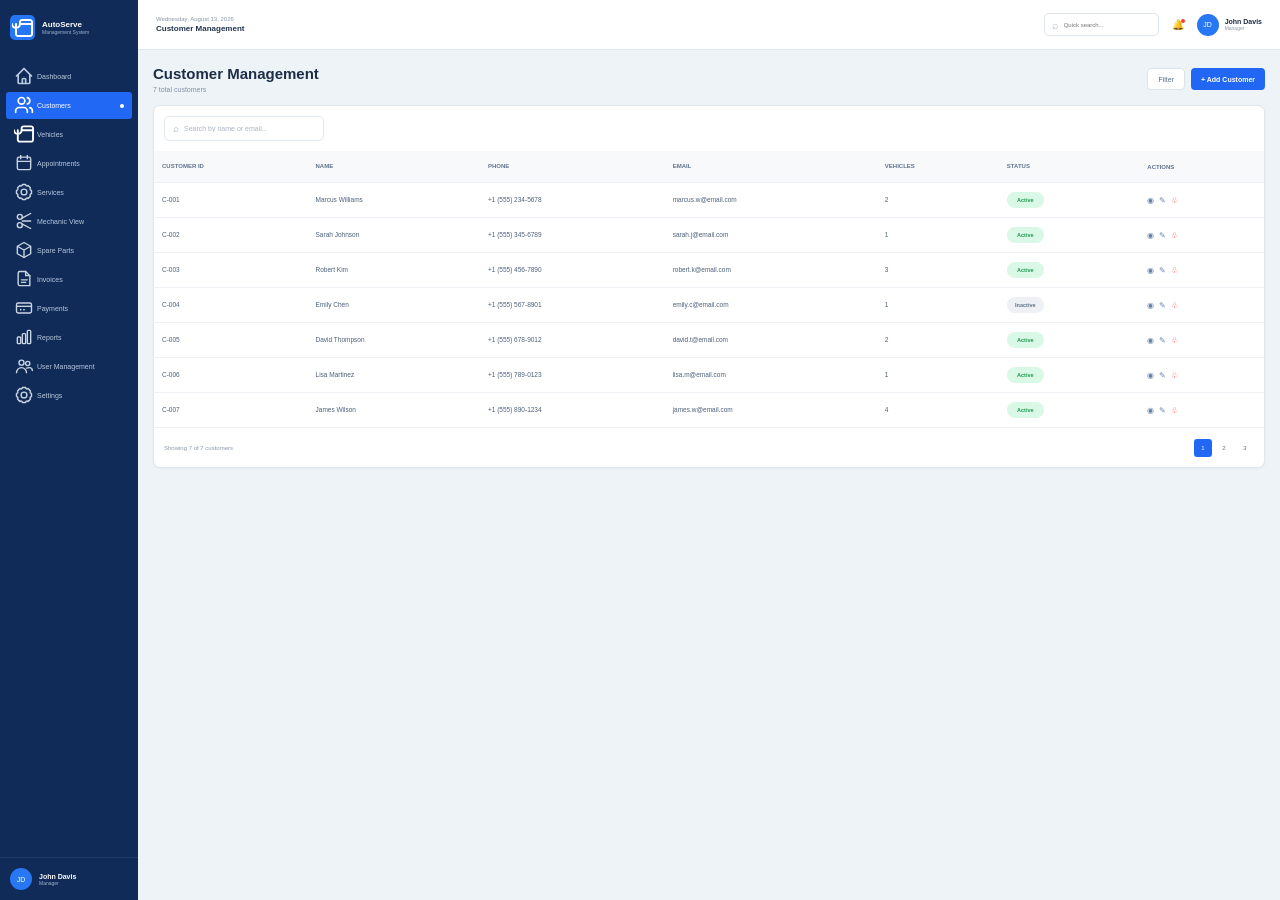
<file: src/main/resources/templates/customers.html>
<!DOCTYPE html>
<html lang="en">
<head>
    <meta charset="UTF-8">
    <meta name="viewport" content="width=device-width, initial-scale=1.0">
    <title>AutoServe - Customer Management</title>

    <link rel="stylesheet" href="./css/customer.css">
</head>

<body>

<div class="app">

    <!-- ================= SIDEBAR ================= -->
    <aside class="sidebar" id="sidebar">

        <!-- Logo -->
        <div class="logo">

            <div class="logo-icon">
               <svg width="21" height="18" viewBox="0 0 21 18" fill="none" xmlns="http://www.w3.org/2000/svg">
                    <path d="M8 5H20M8 5C8 6.06087 7.57857 7.07828 6.82843 7.82843C6.07828 8.57857 5.06087 9 4 9C2.93913 9 1.92172 8.57857 1.17157 7.82843C0.421427 7.07828 0 6.06087 0 5M8 5V3C8 2.46957 8.21071 1.96086 8.58579 1.58579C8.96086 1.21071 9.46957 1 10 1H18C18.5304 1 19.0391 1.21071 19.4142 1.58579C19.7893 1.96086 20 2.46957 20 3V5M20 5V15C20 15.5304 19.7893 16.0391 19.4142 16.4142C19.0391 16.7893 18.5304 17 18 17H6C5.46957 17 4.96086 16.7893 4.58579 16.4142C4.21071 16.0391 4 15.5304 4 15V5" stroke="white" stroke-width="2" stroke-linecap="round" stroke-linejoin="round"/>
                    </svg>
            </div>

            <div class="logo-text">
                <b>AutoServe</b>
                <span>Management System</span>
            </div>

        </div>


        <!-- Navigation -->
        <nav class="navigation">

            <a href="#" class="nav-item">
                <span class="nav-icon">
                    <svg width="20" height="20" viewBox="0 0 20 20" fill="none" xmlns="http://www.w3.org/2000/svg">
                <path d="M2.5 10L4.16667 8.33333M4.16667 8.33333L10 2.5L15.8333 8.33333M4.16667 8.33333V16.6667C4.16667 16.8877 4.25446 17.0996 4.41074 17.2559C4.56702 17.4122 4.77899 17.5 5 17.5H7.5M15.8333 8.33333L17.5 10M15.8333 8.33333V16.6667C15.8333 16.8877 15.7455 17.0996 15.5893 17.2559C15.433 17.4122 15.221 17.5 15 17.5H12.5M7.5 17.5C7.72101 17.5 7.93298 17.4122 8.08926 17.2559C8.24554 17.0996 8.33333 16.8877 8.33333 16.6667V13.3333C8.33333 13.1123 8.42113 12.9004 8.57741 12.7441C8.73369 12.5878 8.94565 12.5 9.16667 12.5H10.8333C11.0543 12.5 11.2663 12.5878 11.4226 12.7441C11.5789 12.9004 11.6667 13.1123 11.6667 13.3333V16.6667C11.6667 16.8877 11.7545 17.0996 11.9107 17.2559C12.067 17.4122 12.279 17.5 12.5 17.5M7.5 17.5H12.5" stroke="currentColor" stroke-width="1.66667" stroke-linecap="round" stroke-linejoin="round"/>
                 </svg>
                </span>
                <span class="nav-text">Dashboard</span>
            </a>

            <a href="#" class="nav-item active">
                <span class="nav-icon">
                    <svg width="20" height="20" viewBox="0 0 24 24" fill="none"
            xmlns="http://www.w3.org/2000/svg">
            <path d="M16 21V19C16 16.8 14.2 15 12 15H6C3.8 15 2 16.8 2 19V21"
                stroke="currentColor" stroke-width="2"
                stroke-linecap="round"/>
            <circle cx="9" cy="7" r="4"
                    stroke="currentColor" stroke-width="2"/>
            <path d="M22 21V19C22 17.2 20.8 15.7 19 15.2"
                stroke="currentColor" stroke-width="2"
                stroke-linecap="round"/>
            <path d="M16 3.2C17.8 3.7 19 5.2 19 7C19 8.8 17.8 10.3 16 10.8"
                stroke="currentColor" stroke-width="2"
                stroke-linecap="round"/>
            </svg>
                </span>
                <span class="nav-text">Customers</span>
                <span class="nav-dot"></span>
            </a>

            <a href="#" class="nav-item">
                <span class="nav-icon">
                    <svg width="20" height="20" viewBox="0 0 21 18" fill="none" xmlns="http://www.w3.org/2000/svg">
                    <path d="M8 5H20M8 5C8 6.06087 7.57857 7.07828 6.82843 7.82843C6.07828 8.57857 5.06087 9 4 9C2.93913 9 1.92172 8.57857 1.17157 7.82843C0.421427 7.07828 0 6.06087 0 5M8 5V3C8 2.46957 8.21071 1.96086 8.58579 1.58579C8.96086 1.21071 9.46957 1 10 1H18C18.5304 1 19.0391 1.21071 19.4142 1.58579C19.7893 1.96086 20 2.46957 20 3V5M20 5V15C20 15.5304 19.7893 16.0391 19.4142 16.4142C19.0391 16.7893 18.5304 17 18 17H6C5.46957 17 4.96086 16.7893 4.58579 16.4142C4.21071 16.0391 4 15.5304 4 15V5" stroke="white" stroke-width="2" stroke-linecap="round" stroke-linejoin="round"/>
                    </svg>
                </span>
                <span class="nav-text">Vehicles</span>
            </a>

            <a href="#" class="nav-item">
                <span class="nav-icon">
                    <svg width="20" height="20" viewBox="0 0 24 24"
                fill="none" xmlns="http://www.w3.org/2000/svg">
                <rect x="4" y="5" width="16" height="15" rx="2"
                    stroke="#CAD5E2" stroke-width="1.67"/>
                <path d="M8 3V7M16 3V7M4 10H20"
                    stroke="#CAD5E2"
                    stroke-width="1.67"
                    stroke-linecap="round"/>
                </svg>
                </span>
                <span class="nav-text">Appointments</span>
            </a>

            <a href="#" class="nav-item">
                <span class="nav-icon">
                    <svg width="20" height="20" viewBox="0 0 24 24"
                    fill="none" xmlns="http://www.w3.org/2000/svg">
                    <path d="M12 15.5C13.933 15.5 15.5 13.933 15.5 12C15.5 10.067 13.933 8.5 12 8.5C10.067 8.5 8.5 10.067 8.5 12C8.5 13.933 10.067 15.5 12 15.5Z"
                        stroke="#CAD5E2"
                        stroke-width="1.67"/>
                    <path d="M19.4 15A1.7 1.7 0 0 0 19.74 16.88L19.8 16.94L16.94 19.8L16.88 19.74A1.7 1.7 0 0 0 15 19.4A1.7 1.7 0 0 0 14 21H10A1.7 1.7 0 0 0 9 19.4A1.7 1.7 0 0 0 7.12 19.74L7.06 19.8L4.2 16.94L4.26 16.88A1.7 1.7 0 0 0 4.6 15A1.7 1.7 0 0 0 3 14V10A1.7 1.7 0 0 0 4.6 9A1.7 1.7 0 0 0 4.26 7.12L4.2 7.06L7.06 4.2L7.12 4.26A1.7 1.7 0 0 0 9 4.6A1.7 1.7 0 0 0 10 3H14A1.7 1.7 0 0 0 15 4.6A1.7 1.7 0 0 0 16.88 4.26L16.94 4.2L19.8 7.06L19.74 7.12A1.7 1.7 0 0 0 19.4 9A1.7 1.7 0 0 0 21 10V14A1.7 1.7 0 0 0 19.4 15Z"
                        stroke="#CAD5E2"
                        stroke-width="1.67"
                        stroke-linejoin="round"/>
                </svg>
                </span>
                <span class="nav-text">Services</span>
            </a>

            <a href="#" class="nav-item">
                <span class="nav-icon">
                    <svg width="20" height="20" viewBox="0 0 24 24"
                    fill="none" xmlns="http://www.w3.org/2000/svg">
                    <circle cx="7" cy="7" r="3"
                            stroke="#CAD5E2" stroke-width="1.67"/>
                    <circle cx="7" cy="17" r="3"
                            stroke="#CAD5E2" stroke-width="1.67"/>
                    <path d="M9.5 8.5L20 3M9.5 15.5L20 21M10 12H20"
                        stroke="#CAD5E2"
                        stroke-width="1.67"
                        stroke-linecap="round"/>
                </svg>
                </span>
                <span class="nav-text">Mechanic View</span>
            </a>

            <a href="#" class="nav-item">
                <span class="nav-icon">
                    <svg width="20" height="20" viewBox="0 0 24 24"
                    fill="none" xmlns="http://www.w3.org/2000/svg">
                    <path d="M12 3L20 7.5V16.5L12 21L4 16.5V7.5L12 3Z"
                        stroke="#CAD5E2"
                        stroke-width="1.67"
                        stroke-linejoin="round"/>
                    <path d="M4 7.5L12 12L20 7.5M12 12V21"
                        stroke="#CAD5E2"
                        stroke-width="1.67"
                        stroke-linejoin="round"/>
                </svg>
                </span>
                <span class="nav-text">Spare Parts</span>
            </a>

            <a href="#" class="nav-item">
                <span class="nav-icon">
                     <svg width="20" height="20" viewBox="0 0 24 24"
                        fill="none" xmlns="http://www.w3.org/2000/svg">
                        <path d="M7 3H14L19 8V20H7C5.895 20 5 19.105 5 18V5C5 3.895 5.895 3 7 3Z"
                            stroke="#CAD5E2"
                            stroke-width="1.67"
                            stroke-linejoin="round"/>
                        <path d="M14 3V8H19M9 13H16M9 16H14"
                            stroke="#CAD5E2"
                            stroke-width="1.67"
                            stroke-linecap="round"/>
                    </svg>
                </span>
                <span class="nav-text">Invoices</span>
            </a>

            <a href="#" class="nav-item">
                <span class="nav-icon">
                     <svg width="20" height="20" viewBox="0 0 24 24"
                        fill="none" xmlns="http://www.w3.org/2000/svg">
                        <rect x="3" y="6" width="18" height="12" rx="2"
                            stroke="#CAD5E2"
                            stroke-width="1.67"/>
                        <path d="M3 10H21"
                            stroke="#CAD5E2"
                            stroke-width="1.67"/>
                        <path d="M8 14H8.01M12 14H12.01"
                            stroke="#CAD5E2"
                            stroke-width="2"
                            stroke-linecap="round"/>
                    </svg>
                </span>
                <span class="nav-text">Payments</span>
            </a>

            <a href="#" class="nav-item">
                <span class="nav-icon">
                     <svg width="20" height="20" viewBox="0 0 24 24"
                        fill="none" xmlns="http://www.w3.org/2000/svg">
                        <rect x="4" y="12" width="4" height="8" rx="1"
                            stroke="#CAD5E2" stroke-width="1.67"/>
                        <rect x="10" y="8" width="4" height="12" rx="1"
                            stroke="#CAD5E2" stroke-width="1.67"/>
                        <rect x="16" y="4" width="4" height="16" rx="1"
                            stroke="#CAD5E2" stroke-width="1.67"/>
                    </svg>
                </span>
                <span class="nav-text">Reports</span>
            </a>

            <a href="#" class="nav-item">
                <span class="nav-icon">
                     <svg width="20" height="20" viewBox="0 0 24 24"
                        fill="none" xmlns="http://www.w3.org/2000/svg">
                        <circle cx="9" cy="8" r="3"
                                stroke="#CAD5E2"
                                stroke-width="1.67"/>
                        <path d="M3 20C3 16.686 5.686 14 9 14C12.314 14 15 16.686 15 20"
                            stroke="#CAD5E2"
                            stroke-width="1.67"
                            stroke-linecap="round"/>
                        <circle cx="16.5" cy="9" r="2.5"
                                stroke="#CAD5E2"
                                stroke-width="1.67"/>
                        <path d="M15 14.5C16.1 14.18 17.27 14 18.5 14C20.43 14 22 15.57 22 17.5"
                            stroke="#CAD5E2"
                            stroke-width="1.67"
                            stroke-linecap="round"/>
                    </svg>
                </span>
                <span class="nav-text">User Management</span>
            </a>

            <a href="#" class="nav-item">
                <span class="nav-icon">
                    <svg width="20" height="20" viewBox="0 0 24 24"
                    fill="none" xmlns="http://www.w3.org/2000/svg">
                    <path d="M12 15.5C13.933 15.5 15.5 13.933 15.5 12C15.5 10.067 13.933 8.5 12 8.5C10.067 8.5 8.5 10.067 8.5 12C8.5 13.933 10.067 15.5 12 15.5Z"
                        stroke="#CAD5E2"
                        stroke-width="1.67"/>
                    <path d="M19.4 15A1.7 1.7 0 0 0 19.74 16.88L19.8 16.94L16.94 19.8L16.88 19.74A1.7 1.7 0 0 0 15 19.4A1.7 1.7 0 0 0 14 21H10A1.7 1.7 0 0 0 9 19.4A1.7 1.7 0 0 0 7.12 19.74L7.06 19.8L4.2 16.94L4.26 16.88A1.7 1.7 0 0 0 4.6 15A1.7 1.7 0 0 0 3 14V10A1.7 1.7 0 0 0 4.6 9A1.7 1.7 0 0 0 4.26 7.12L4.2 7.06L7.06 4.2L7.12 4.26A1.7 1.7 0 0 0 9 4.6A1.7 1.7 0 0 0 10 3H14A1.7 1.7 0 0 0 15 4.6A1.7 1.7 0 0 0 16.88 4.26L16.94 4.2L19.8 7.06L19.74 7.12A1.7 1.7 0 0 0 19.4 9A1.7 1.7 0 0 0 21 10V14A1.7 1.7 0 0 0 19.4 15Z"
                        stroke="#CAD5E2"
                        stroke-width="1.67"
                        stroke-linejoin="round"/>
                </svg>
                </span>
                <span class="nav-text">Settings</span>
            </a>

        </nav>


        <!-- User -->
        <div class="sidebar-user">

            <div class="user-avatar">
                JD
            </div>

            <div class="user-info">
                <strong>John Davis</strong>
                <span>Manager</span>
            </div>

        </div>

    </aside>


    <!-- ================= MAIN ================= -->
    <main class="main">

        <!-- Header -->
        <header class="header">

            <div class="date">

                <span>Wednesday, August 13, 2026</span>

                <strong>Customer Management</strong>

            </div>


            <div class="header-right">

                <!-- Search -->
                <div class="quick-search">

                    <span>⌕</span>

                    <input
                        type="text"
                        placeholder="Quick search..."
                    >

                </div>


                <!-- Notification -->
                <button class="notification">
                    🔔
                    <span></span>
                </button>


                <!-- User -->
                <div class="header-user">

                    <div class="header-avatar">
                        JD
                    </div>

                    <div>
                        <strong>John Davis</strong>
                        <small>Manager</small>
                    </div>

                </div>

            </div>

        </header>


        <!-- ================= CONTENT ================= -->
        <section class="content">

            <!-- Page Title -->
            <div class="page-header">

                <div>
                    <h1>Customer Management</h1>
                    <p>7 total customers</p>
                </div>

                <div class="page-actions">

                    <button class="filter-btn">
                        Filter
                    </button>

                    <button class="add-btn"
                            onclick="openModal()">

                        + Add Customer

                    </button>

                </div>

            </div>


            <!-- Customer Card -->
            <div class="customer-card">

                <!-- Search -->
                <div class="table-search">

                    <span>⌕</span>

                    <input
                        type="text"
                        id="customerSearch"
                        placeholder="Search by name or email..."
                        onkeyup="searchCustomers()"
                    >

                </div>


                <!-- Table -->
                <div class="table-container">

                    <table>

                        <thead>

                            <tr>

                                <th>CUSTOMER ID</th>
                                <th>NAME</th>
                                <th>PHONE</th>
                                <th>EMAIL</th>
                                <th>VEHICLES</th>
                                <th>STATUS</th>
                                <th>ACTIONS</th>

                            </tr>

                        </thead>


                        <tbody id="customerTable">

                            <tr>
                                <td>C-001</td>
                                <td>Marcus Williams</td>
                                <td>+1 (555) 234-5678</td>
                                <td>marcus.w@email.com</td>
                                <td>2</td>
                                <td>
                                    <span class="status active-status">
                                        Active
                                    </span>
                                </td>
                                <td class="actions">
                                    <button>◉</button>
                                    <button>✎</button>
                                    <button class="delete">♧</button>
                                </td>
                            </tr>


                            <tr>
                                <td>C-002</td>
                                <td>Sarah Johnson</td>
                                <td>+1 (555) 345-6789</td>
                                <td>sarah.j@email.com</td>
                                <td>1</td>
                                <td>
                                    <span class="status active-status">
                                        Active
                                    </span>
                                </td>
                                <td class="actions">
                                    <button>◉</button>
                                    <button>✎</button>
                                    <button class="delete">♧</button>
                                </td>
                            </tr>


                            <tr>
                                <td>C-003</td>
                                <td>Robert Kim</td>
                                <td>+1 (555) 456-7890</td>
                                <td>robert.k@email.com</td>
                                <td>3</td>
                                <td>
                                    <span class="status active-status">
                                        Active
                                    </span>
                                </td>
                                <td class="actions">
                                    <button>◉</button>
                                    <button>✎</button>
                                    <button class="delete">♧</button>
                                </td>
                            </tr>


                            <tr>
                                <td>C-004</td>
                                <td>Emily Chen</td>
                                <td>+1 (555) 567-8901</td>
                                <td>emily.c@email.com</td>
                                <td>1</td>
                                <td>
                                    <span class="status inactive-status">
                                        Inactive
                                    </span>
                                </td>
                                <td class="actions">
                                    <button>◉</button>
                                    <button>✎</button>
                                    <button class="delete">♧</button>
                                </td>
                            </tr>


                            <tr>
                                <td>C-005</td>
                                <td>David Thompson</td>
                                <td>+1 (555) 678-9012</td>
                                <td>david.t@email.com</td>
                                <td>2</td>
                                <td>
                                    <span class="status active-status">
                                        Active
                                    </span>
                                </td>
                                <td class="actions">
                                    <button>◉</button>
                                    <button>✎</button>
                                    <button class="delete">♧</button>
                                </td>
                            </tr>


                            <tr>
                                <td>C-006</td>
                                <td>Lisa Martinez</td>
                                <td>+1 (555) 789-0123</td>
                                <td>lisa.m@email.com</td>
                                <td>1</td>
                                <td>
                                    <span class="status active-status">
                                        Active
                                    </span>
                                </td>
                                <td class="actions">
                                    <button>◉</button>
                                    <button>✎</button>
                                    <button class="delete">♧</button>
                                </td>
                            </tr>


                            <tr>
                                <td>C-007</td>
                                <td>James Wilson</td>
                                <td>+1 (555) 890-1234</td>
                                <td>james.w@email.com</td>
                                <td>4</td>
                                <td>
                                    <span class="status active-status">
                                        Active
                                    </span>
                                </td>
                                <td class="actions">
                                    <button>◉</button>
                                    <button>✎</button>
                                    <button class="delete">♧</button>
                                </td>
                            </tr>

                        </tbody>

                    </table>

                </div>


                <!-- Footer -->
                <div class="table-footer">

                    <span>
                        Showing 7 of 7 customers
                    </span>

                    <div class="pagination">

                        <button class="page-active">1</button>
                        <button>2</button>
                        <button>3</button>

                    </div>

                </div>

            </div>

        </section>

    </main>

</div>


<!-- ================= ADD CUSTOMER MODAL ================= -->

<div class="modal" id="customerModal">

    <div class="modal-box">

        <div class="modal-header">

            <h2>Add Customer</h2>

            <button onclick="closeModal()">×</button>

        </div>


        <div class="modal-body">

            <label>Name</label>
            <input type="text" placeholder="Customer name">


            <label>Phone</label>
            <input type="text" placeholder="Phone number">


            <label>Email</label>
            <input type="email" placeholder="Email address">

        </div>


        <div class="modal-footer">

            <button class="cancel-btn"
                    onclick="closeModal()">
                Cancel
            </button>

            <button class="save-btn">
                Save Customer
            </button>

        </div>

    </div>

</div>


<script>

function openModal() {

    document
        .getElementById("customerModal")
        .classList.add("show");

}


function closeModal() {

    document
        .getElementById("customerModal")
        .classList.remove("show");

}


/* Search Customer */

function searchCustomers() {

    const input =
        document
        .getElementById("customerSearch")
        .value
        .toLowerCase();

    const rows =
        document
        .querySelectorAll("#customerTable tr");

    rows.forEach(function(row) {

        const text =
            row.textContent.toLowerCase();

        if (text.includes(input)) {

            row.style.display = "";

        } else {

            row.style.display = "none";

        }

    });

}

</script>

</body>
</html>
</file>
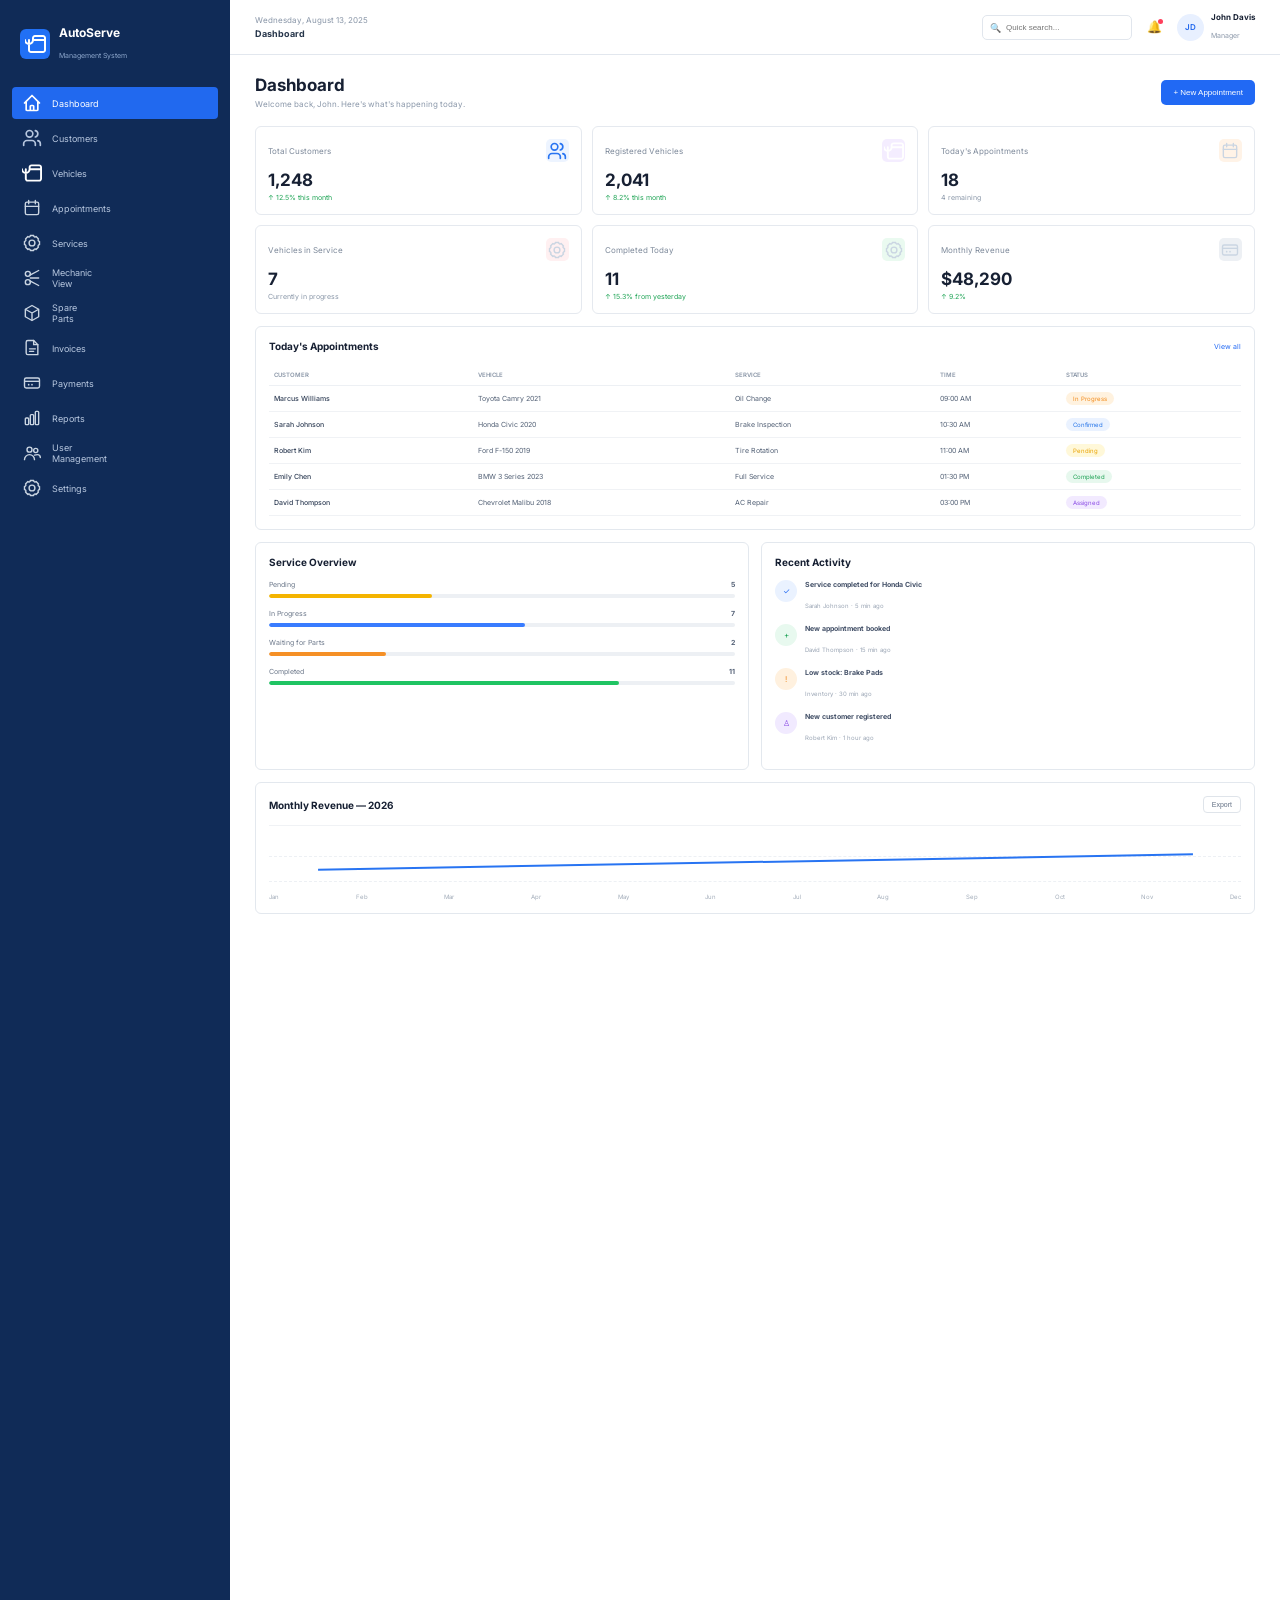
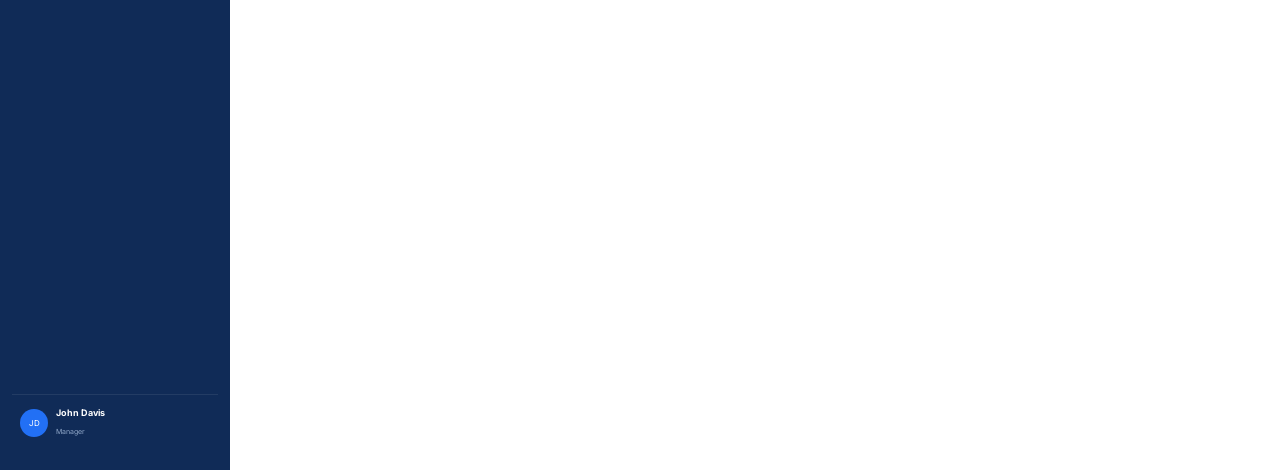
<file: src/main/resources/templates/dashboard.html>
<!DOCTYPE html>
<html lang="en">
<head>
    <meta charset="UTF-8">
    <meta name="viewport" content="width=device-width, initial-scale=1.0">

    <title>AutoServe Dashboard</title>
   
    <link rel="stylesheet" href="./css/style.css">

    <link href="https://fonts.googleapis.com/css2?family=Inter:wght@400;500;600;700&display=swap" rel="stylesheet">
</head>

<body>

<div class="dashboard">

    <!-- ================= SIDEBAR ================= -->
    <aside class="sidebar" id="sidebar">


        <div class="logo">
            <div class="logo-icon">  
                
                    <svg width="21" height="18" viewBox="0 0 21 18" fill="none" xmlns="http://www.w3.org/2000/svg">
                    <path d="M8 5H20M8 5C8 6.06087 7.57857 7.07828 6.82843 7.82843C6.07828 8.57857 5.06087 9 4 9C2.93913 9 1.92172 8.57857 1.17157 7.82843C0.421427 7.07828 0 6.06087 0 5M8 5V3C8 2.46957 8.21071 1.96086 8.58579 1.58579C8.96086 1.21071 9.46957 1 10 1H18C18.5304 1 19.0391 1.21071 19.4142 1.58579C19.7893 1.96086 20 2.46957 20 3V5M20 5V15C20 15.5304 19.7893 16.0391 19.4142 16.4142C19.0391 16.7893 18.5304 17 18 17H6C5.46957 17 4.96086 16.7893 4.58579 16.4142C4.21071 16.0391 4 15.5304 4 15V5" stroke="white" stroke-width="2" stroke-linecap="round" stroke-linejoin="round"/>
                    </svg>
                
                  
            </div>

            <div class="logo-text">
                <h3>AutoServe</h3>
                <span>Management System</span>
                
            </div>

        </div>


        <!-- Navigation -->
        <nav class="navigation">

            <a href="#" class="nav-item active">
                <svg width="20" height="20" viewBox="0 0 20 20" fill="none" xmlns="http://www.w3.org/2000/svg">
                <path d="M2.5 10L4.16667 8.33333M4.16667 8.33333L10 2.5L15.8333 8.33333M4.16667 8.33333V16.6667C4.16667 16.8877 4.25446 17.0996 4.41074 17.2559C4.56702 17.4122 4.77899 17.5 5 17.5H7.5M15.8333 8.33333L17.5 10M15.8333 8.33333V16.6667C15.8333 16.8877 15.7455 17.0996 15.5893 17.2559C15.433 17.4122 15.221 17.5 15 17.5H12.5M7.5 17.5C7.72101 17.5 7.93298 17.4122 8.08926 17.2559C8.24554 17.0996 8.33333 16.8877 8.33333 16.6667V13.3333C8.33333 13.1123 8.42113 12.9004 8.57741 12.7441C8.73369 12.5878 8.94565 12.5 9.16667 12.5H10.8333C11.0543 12.5 11.2663 12.5878 11.4226 12.7441C11.5789 12.9004 11.6667 13.1123 11.6667 13.3333V16.6667C11.6667 16.8877 11.7545 17.0996 11.9107 17.2559C12.067 17.4122 12.279 17.5 12.5 17.5M7.5 17.5H12.5" stroke="currentColor" stroke-width="1.66667" stroke-linecap="round" stroke-linejoin="round"/>
                 </svg>  
                <span> Dashboard</span>
                
            </a>

            <a href="#" class="nav-item ">
             <svg width="20" height="20" viewBox="0 0 24 24" fill="none"
            xmlns="http://www.w3.org/2000/svg">
            <path d="M16 21V19C16 16.8 14.2 15 12 15H6C3.8 15 2 16.8 2 19V21"
                stroke="currentColor" stroke-width="2"
                stroke-linecap="round"/>
            <circle cx="9" cy="7" r="4"
                    stroke="currentColor" stroke-width="2"/>
            <path d="M22 21V19C22 17.2 20.8 15.7 19 15.2"
                stroke="currentColor" stroke-width="2"
                stroke-linecap="round"/>
            <path d="M16 3.2C17.8 3.7 19 5.2 19 7C19 8.8 17.8 10.3 16 10.8"
                stroke="currentColor" stroke-width="2"
                stroke-linecap="round"/>
            </svg>
            <span>Customers</span>

            </a>

            <a href="#" class="nav-item ">
            
                  <svg width="20" height="20" viewBox="0 0 21 18" fill="none" xmlns="http://www.w3.org/2000/svg">
                    <path d="M8 5H20M8 5C8 6.06087 7.57857 7.07828 6.82843 7.82843C6.07828 8.57857 5.06087 9 4 9C2.93913 9 1.92172 8.57857 1.17157 7.82843C0.421427 7.07828 0 6.06087 0 5M8 5V3C8 2.46957 8.21071 1.96086 8.58579 1.58579C8.96086 1.21071 9.46957 1 10 1H18C18.5304 1 19.0391 1.21071 19.4142 1.58579C19.7893 1.96086 20 2.46957 20 3V5M20 5V15C20 15.5304 19.7893 16.0391 19.4142 16.4142C19.0391 16.7893 18.5304 17 18 17H6C5.46957 17 4.96086 16.7893 4.58579 16.4142C4.21071 16.0391 4 15.5304 4 15V5" stroke="white" stroke-width="2" stroke-linecap="round" stroke-linejoin="round"/>
                    </svg>
                <span>Vehicles</span>
                
            </a>

            <a href="#" class="nav-item ">
                
                <svg width="20" height="20" viewBox="0 0 24 24"
                fill="none" xmlns="http://www.w3.org/2000/svg">
                <rect x="4" y="5" width="16" height="15" rx="2"
                    stroke="#CAD5E2" stroke-width="1.67"/>
                <path d="M8 3V7M16 3V7M4 10H20"
                    stroke="#CAD5E2"
                    stroke-width="1.67"
                    stroke-linecap="round"/>
                </svg>
                <span>Appointments</span>
                
            </a>

            <a href="#" class="nav-item ">
                
                <svg width="20" height="20" viewBox="0 0 24 24"
                    fill="none" xmlns="http://www.w3.org/2000/svg">
                    <path d="M12 15.5C13.933 15.5 15.5 13.933 15.5 12C15.5 10.067 13.933 8.5 12 8.5C10.067 8.5 8.5 10.067 8.5 12C8.5 13.933 10.067 15.5 12 15.5Z"
                        stroke="#CAD5E2"
                        stroke-width="1.67"/>
                    <path d="M19.4 15A1.7 1.7 0 0 0 19.74 16.88L19.8 16.94L16.94 19.8L16.88 19.74A1.7 1.7 0 0 0 15 19.4A1.7 1.7 0 0 0 14 21H10A1.7 1.7 0 0 0 9 19.4A1.7 1.7 0 0 0 7.12 19.74L7.06 19.8L4.2 16.94L4.26 16.88A1.7 1.7 0 0 0 4.6 15A1.7 1.7 0 0 0 3 14V10A1.7 1.7 0 0 0 4.6 9A1.7 1.7 0 0 0 4.26 7.12L4.2 7.06L7.06 4.2L7.12 4.26A1.7 1.7 0 0 0 9 4.6A1.7 1.7 0 0 0 10 3H14A1.7 1.7 0 0 0 15 4.6A1.7 1.7 0 0 0 16.88 4.26L16.94 4.2L19.8 7.06L19.74 7.12A1.7 1.7 0 0 0 19.4 9A1.7 1.7 0 0 0 21 10V14A1.7 1.7 0 0 0 19.4 15Z"
                        stroke="#CAD5E2"
                        stroke-width="1.67"
                        stroke-linejoin="round"/>
                </svg>
                <span>Services</span>
                
            </a>

            <a href="#" class="nav-item ">
                
                <svg width="20" height="20" viewBox="0 0 24 24"
                    fill="none" xmlns="http://www.w3.org/2000/svg">
                    <circle cx="7" cy="7" r="3"
                            stroke="#CAD5E2" stroke-width="1.67"/>
                    <circle cx="7" cy="17" r="3"
                            stroke="#CAD5E2" stroke-width="1.67"/>
                    <path d="M9.5 8.5L20 3M9.5 15.5L20 21M10 12H20"
                        stroke="#CAD5E2"
                        stroke-width="1.67"
                        stroke-linecap="round"/>
                </svg>
                <span> Mechanic View</span>
               
            </a>

            <a href="#" class="nav-item ">
                
                <svg width="20" height="20" viewBox="0 0 24 24"
                    fill="none" xmlns="http://www.w3.org/2000/svg">
                    <path d="M12 3L20 7.5V16.5L12 21L4 16.5V7.5L12 3Z"
                        stroke="#CAD5E2"
                        stroke-width="1.67"
                        stroke-linejoin="round"/>
                    <path d="M4 7.5L12 12L20 7.5M12 12V21"
                        stroke="#CAD5E2"
                        stroke-width="1.67"
                        stroke-linejoin="round"/>
                </svg>
               <span>Spare Parts</span>
                
            </a>

            <a href="#" class="nav-item ">
                
                    <svg width="20" height="20" viewBox="0 0 24 24"
                        fill="none" xmlns="http://www.w3.org/2000/svg">
                        <path d="M7 3H14L19 8V20H7C5.895 20 5 19.105 5 18V5C5 3.895 5.895 3 7 3Z"
                            stroke="#CAD5E2"
                            stroke-width="1.67"
                            stroke-linejoin="round"/>
                        <path d="M14 3V8H19M9 13H16M9 16H14"
                            stroke="#CAD5E2"
                            stroke-width="1.67"
                            stroke-linecap="round"/>
                    </svg>
                <span>Invoices</span>
                
            </a>

            <a href="#" class="nav-item ">
                
                    <svg width="20" height="20" viewBox="0 0 24 24"
                        fill="none" xmlns="http://www.w3.org/2000/svg">
                        <rect x="3" y="6" width="18" height="12" rx="2"
                            stroke="#CAD5E2"
                            stroke-width="1.67"/>
                        <path d="M3 10H21"
                            stroke="#CAD5E2"
                            stroke-width="1.67"/>
                        <path d="M8 14H8.01M12 14H12.01"
                            stroke="#CAD5E2"
                            stroke-width="2"
                            stroke-linecap="round"/>
                    </svg>
                <span>Payments</span>
                
            </a>

            <a href="#" class="nav-item ">
                
                    <svg width="20" height="20" viewBox="0 0 24 24"
                        fill="none" xmlns="http://www.w3.org/2000/svg">
                        <rect x="4" y="12" width="4" height="8" rx="1"
                            stroke="#CAD5E2" stroke-width="1.67"/>
                        <rect x="10" y="8" width="4" height="12" rx="1"
                            stroke="#CAD5E2" stroke-width="1.67"/>
                        <rect x="16" y="4" width="4" height="16" rx="1"
                            stroke="#CAD5E2" stroke-width="1.67"/>
                    </svg>
                <span>Reports</span>
                
            </a>

            <a href="#" class="nav-item ">
                
                    <svg width="20" height="20" viewBox="0 0 24 24"
                        fill="none" xmlns="http://www.w3.org/2000/svg">
                        <circle cx="9" cy="8" r="3"
                                stroke="#CAD5E2"
                                stroke-width="1.67"/>
                        <path d="M3 20C3 16.686 5.686 14 9 14C12.314 14 15 16.686 15 20"
                            stroke="#CAD5E2"
                            stroke-width="1.67"
                            stroke-linecap="round"/>
                        <circle cx="16.5" cy="9" r="2.5"
                                stroke="#CAD5E2"
                                stroke-width="1.67"/>
                        <path d="M15 14.5C16.1 14.18 17.27 14 18.5 14C20.43 14 22 15.57 22 17.5"
                            stroke="#CAD5E2"
                            stroke-width="1.67"
                            stroke-linecap="round"/>
                    </svg>
                <span>User Management</span>
                
            </a>

            <a href="#" class="nav-item ">
                
                    <svg width="20" height="20" viewBox="0 0 24 24"
                    fill="none" xmlns="http://www.w3.org/2000/svg">
                    <path d="M12 15.5C13.933 15.5 15.5 13.933 15.5 12C15.5 10.067 13.933 8.5 12 8.5C10.067 8.5 8.5 10.067 8.5 12C8.5 13.933 10.067 15.5 12 15.5Z"
                        stroke="#CAD5E2"
                        stroke-width="1.67"/>
                    <path d="M19.4 15A1.7 1.7 0 0 0 19.74 16.88L19.8 16.94L16.94 19.8L16.88 19.74A1.7 1.7 0 0 0 15 19.4A1.7 1.7 0 0 0 14 21H10A1.7 1.7 0 0 0 9 19.4A1.7 1.7 0 0 0 7.12 19.74L7.06 19.8L4.2 16.94L4.26 16.88A1.7 1.7 0 0 0 4.6 15A1.7 1.7 0 0 0 3 14V10A1.7 1.7 0 0 0 4.6 9A1.7 1.7 0 0 0 4.26 7.12L4.2 7.06L7.06 4.2L7.12 4.26A1.7 1.7 0 0 0 9 4.6A1.7 1.7 0 0 0 10 3H14A1.7 1.7 0 0 0 15 4.6A1.7 1.7 0 0 0 16.88 4.26L16.94 4.2L19.8 7.06L19.74 7.12A1.7 1.7 0 0 0 19.4 9A1.7 1.7 0 0 0 21 10V14A1.7 1.7 0 0 0 19.4 15Z"
                        stroke="#CAD5E2"
                        stroke-width="1.67"
                        stroke-linejoin="round"/>
                </svg>
                <span>Settings</span>
                
            </a>

        </nav>


        <!-- User -->
        <div class="sidebar-user">

            <div class="avatar">
                JD
            </div>

            <div>
                <strong>John Davis</strong>
                <small>Manager</small>
            </div>

        </div>

    </aside>



    <!-- ================= MAIN ================= -->
    <main class="main">

        <!-- Header -->
        <header class="header">

            <div class="date">
                Wednesday, August 13, 2025
                <strong>Dashboard</strong>
            </div>


            <div class="header-right">

                <div class="search">
                    🔍
                    <input
                        type="text"
                        placeholder="Quick search..."
                    >
                </div>

                <button class="notification">
                    🔔
                    <span></span>
                </button>

                <div class="profile">

                    <div class="profile-avatar">
                        JD
                    </div>

                    <div>
                        <strong>John Davis</strong>
                        <small>Manager</small>
                    </div>

                </div>

            </div>

        </header>



        <!-- ================= CONTENT ================= -->
        <div class="content">

            <div class="page-title">

                <div>
                    <h1>Dashboard</h1>

                    <p>
                        Welcome back, John. Here's what's happening today.
                    </p>
                </div>

                <button class="appointment-btn">
                    + New Appointment
                </button>

            </div>



            <!-- ================= STAT CARDS ================= -->

            <section class="stats">

                <div class="stat-card">

                    <div class="stat-top">
                        <span>Total Customers</span>
                        <div class="stat-icon blue">
                            <svg width="20" height="20" viewBox="0 0 24 24" fill="none"
                                xmlns="http://www.w3.org/2000/svg">
                                <path d="M16 21V19C16 16.8 14.2 15 12 15H6C3.8 15 2 16.8 2 19V21"
                                    stroke="currentColor" stroke-width="2"
                                    stroke-linecap="round"/>
                                <circle cx="9" cy="7" r="4"
                                        stroke="currentColor" stroke-width="2"/>
                                <path d="M22 21V19C22 17.2 20.8 15.7 19 15.2"
                                    stroke="currentColor" stroke-width="2"
                                    stroke-linecap="round"/>
                                <path d="M16 3.2C17.8 3.7 19 5.2 19 7C19 8.8 17.8 10.3 16 10.8"
                                    stroke="currentColor" stroke-width="2"
                                    stroke-linecap="round"/>
                                </svg>
                        </div>
                    </div>

                    <h2>1,248</h2>

                    <p class="positive">
                        ↑ 12.5% this month
                    </p>

                </div>


                <div class="stat-card">

                    <div class="stat-top">
                        <span>Registered Vehicles</span>
                        <div class="stat-icon purple">
                             <svg width="20" height="20" viewBox="0 0 21 18" fill="none" xmlns="http://www.w3.org/2000/svg">
                                <path d="M8 5H20M8 5C8 6.06087 7.57857 7.07828 6.82843 7.82843C6.07828 8.57857 5.06087 9 4 9C2.93913 9 1.92172 8.57857 1.17157 7.82843C0.421427 7.07828 0 6.06087 0 5M8 5V3C8 2.46957 8.21071 1.96086 8.58579 1.58579C8.96086 1.21071 9.46957 1 10 1H18C18.5304 1 19.0391 1.21071 19.4142 1.58579C19.7893 1.96086 20 2.46957 20 3V5M20 5V15C20 15.5304 19.7893 16.0391 19.4142 16.4142C19.0391 16.7893 18.5304 17 18 17H6C5.46957 17 4.96086 16.7893 4.58579 16.4142C4.21071 16.0391 4 15.5304 4 15V5" stroke="white" stroke-width="2" stroke-linecap="round" stroke-linejoin="round"/>
                                </svg>
                        </div>
                    </div>

                    <h2>2,041</h2>

                    <p class="positive">
                        ↑ 8.2% this month
                    </p>

                </div>


                <div class="stat-card">

                    <div class="stat-top">
                        <span>Today's Appointments</span>
                        <div class="stat-icon orange">
                            <svg width="20" height="20" viewBox="0 0 24 24"
                fill="none" xmlns="http://www.w3.org/2000/svg">
                <rect x="4" y="5" width="16" height="15" rx="2"
                    stroke="#CAD5E2" stroke-width="1.67"/>
                <path d="M8 3V7M16 3V7M4 10H20"
                    stroke="#CAD5E2"
                    stroke-width="1.67"
                    stroke-linecap="round"/>
                </svg>
                        </div>
                    </div>

                    <h2>18</h2>

                    <p class="neutral">
                        4 remaining
                    </p>

                </div>


                <div class="stat-card">

                    <div class="stat-top">
                        <span>Vehicles in Service</span>
                        <div class="stat-icon red">
                             <svg width="20" height="20" viewBox="0 0 24 24"
                    fill="none" xmlns="http://www.w3.org/2000/svg">
                    <path d="M12 15.5C13.933 15.5 15.5 13.933 15.5 12C15.5 10.067 13.933 8.5 12 8.5C10.067 8.5 8.5 10.067 8.5 12C8.5 13.933 10.067 15.5 12 15.5Z"
                        stroke="#CAD5E2"
                        stroke-width="1.67"/>
                    <path d="M19.4 15A1.7 1.7 0 0 0 19.74 16.88L19.8 16.94L16.94 19.8L16.88 19.74A1.7 1.7 0 0 0 15 19.4A1.7 1.7 0 0 0 14 21H10A1.7 1.7 0 0 0 9 19.4A1.7 1.7 0 0 0 7.12 19.74L7.06 19.8L4.2 16.94L4.26 16.88A1.7 1.7 0 0 0 4.6 15A1.7 1.7 0 0 0 3 14V10A1.7 1.7 0 0 0 4.6 9A1.7 1.7 0 0 0 4.26 7.12L4.2 7.06L7.06 4.2L7.12 4.26A1.7 1.7 0 0 0 9 4.6A1.7 1.7 0 0 0 10 3H14A1.7 1.7 0 0 0 15 4.6A1.7 1.7 0 0 0 16.88 4.26L16.94 4.2L19.8 7.06L19.74 7.12A1.7 1.7 0 0 0 19.4 9A1.7 1.7 0 0 0 21 10V14A1.7 1.7 0 0 0 19.4 15Z"
                        stroke="#CAD5E2"
                        stroke-width="1.67"
                        stroke-linejoin="round"/>
                </svg>
                        </div>
                    </div>

                    <h2>7</h2>

                    <p class="neutral">
                        Currently in progress
                    </p>

                </div>


                <div class="stat-card">

                    <div class="stat-top">
                        <span>Completed Today</span>
                        <div class="stat-icon green">
                             <svg width="20" height="20" viewBox="0 0 24 24"
                    fill="none" xmlns="http://www.w3.org/2000/svg">
                    <path d="M12 15.5C13.933 15.5 15.5 13.933 15.5 12C15.5 10.067 13.933 8.5 12 8.5C10.067 8.5 8.5 10.067 8.5 12C8.5 13.933 10.067 15.5 12 15.5Z"
                        stroke="#CAD5E2"
                        stroke-width="1.67"/>
                    <path d="M19.4 15A1.7 1.7 0 0 0 19.74 16.88L19.8 16.94L16.94 19.8L16.88 19.74A1.7 1.7 0 0 0 15 19.4A1.7 1.7 0 0 0 14 21H10A1.7 1.7 0 0 0 9 19.4A1.7 1.7 0 0 0 7.12 19.74L7.06 19.8L4.2 16.94L4.26 16.88A1.7 1.7 0 0 0 4.6 15A1.7 1.7 0 0 0 3 14V10A1.7 1.7 0 0 0 4.6 9A1.7 1.7 0 0 0 4.26 7.12L4.2 7.06L7.06 4.2L7.12 4.26A1.7 1.7 0 0 0 9 4.6A1.7 1.7 0 0 0 10 3H14A1.7 1.7 0 0 0 15 4.6A1.7 1.7 0 0 0 16.88 4.26L16.94 4.2L19.8 7.06L19.74 7.12A1.7 1.7 0 0 0 19.4 9A1.7 1.7 0 0 0 21 10V14A1.7 1.7 0 0 0 19.4 15Z"
                        stroke="#CAD5E2"
                        stroke-width="1.67"
                        stroke-linejoin="round"/>
                </svg>
                        </div>
                    </div>

                    <h2>11</h2>

                    <p class="positive">
                        ↑ 15.3% from yesterday
                    </p>

                </div>


                <div class="stat-card">

                    <div class="stat-top">
                        <span>Monthly Revenue</span>
                        <div class="stat-icon dark">
                             <svg width="20" height="20" viewBox="0 0 24 24"
                        fill="none" xmlns="http://www.w3.org/2000/svg">
                        <rect x="3" y="6" width="18" height="12" rx="2"
                            stroke="#CAD5E2"
                            stroke-width="1.67"/>
                        <path d="M3 10H21"
                            stroke="#CAD5E2"
                            stroke-width="1.67"/>
                        <path d="M8 14H8.01M12 14H12.01"
                            stroke="#CAD5E2"
                            stroke-width="2"
                            stroke-linecap="round"/>
                    </svg>
                        </div>
                    </div>

                    <h2>$48,290</h2>

                    <p class="positive">
                        ↑ 9.2%
                    </p>

                </div>

            </section>



            <!-- ================= APPOINTMENTS ================= -->

            <section class="card appointments">

                <div class="card-header">

                    <h3>Today's Appointments</h3>

                    <a href="#">View all</a>

                </div>


                <div class="table-wrapper">

                    <table>

                        <thead>
                            <tr>
                                <th>CUSTOMER</th>
                                <th>VEHICLE</th>
                                <th>SERVICE</th>
                                <th>TIME</th>
                                <th>STATUS</th>
                            </tr>
                        </thead>

                        <tbody>

                            <tr>
                                <td>Marcus Williams</td>
                                <td>Toyota Camry 2021</td>
                                <td>Oil Change</td>
                                <td>09:00 AM</td>
                                <td>
                                    <span class="status progress">
                                        In Progress
                                    </span>
                                </td>
                            </tr>

                            <tr>
                                <td>Sarah Johnson</td>
                                <td>Honda Civic 2020</td>
                                <td>Brake Inspection</td>
                                <td>10:30 AM</td>
                                <td>
                                    <span class="status confirmed">
                                        Confirmed
                                    </span>
                                </td>
                            </tr>

                            <tr>
                                <td>Robert Kim</td>
                                <td>Ford F-150 2019</td>
                                <td>Tire Rotation</td>
                                <td>11:00 AM</td>
                                <td>
                                    <span class="status pending">
                                        Pending
                                    </span>
                                </td>
                            </tr>

                            <tr>
                                <td>Emily Chen</td>
                                <td>BMW 3 Series 2023</td>
                                <td>Full Service</td>
                                <td>01:30 PM</td>
                                <td>
                                    <span class="status completed">
                                        Completed
                                    </span>
                                </td>
                            </tr>

                            <tr>
                                <td>David Thompson</td>
                                <td>Chevrolet Malibu 2018</td>
                                <td>AC Repair</td>
                                <td>03:00 PM</td>
                                <td>
                                    <span class="status assigned">
                                        Assigned
                                    </span>
                                </td>
                            </tr>

                        </tbody>

                    </table>

                </div>

            </section>



            <!-- ================= LOWER SECTION ================= -->

            <div class="lower-grid">


                <!-- Service Overview -->
                <section class="card">

                    <div class="card-header">
                        <h3>Service Overview</h3>
                    </div>


                    <div class="service-row">

                        <div class="service-title">
                            <span>Pending</span>
                            <strong>5</strong>
                        </div>

                        <div class="progress-bar">
                            <div class="bar yellow" style="width: 35%;"></div>
                        </div>

                    </div>


                    <div class="service-row">

                        <div class="service-title">
                            <span>In Progress</span>
                            <strong>7</strong>
                        </div>

                        <div class="progress-bar">
                            <div class="bar blue" style="width: 55%;"></div>
                        </div>

                    </div>


                    <div class="service-row">

                        <div class="service-title">
                            <span>Waiting for Parts</span>
                            <strong>2</strong>
                        </div>

                        <div class="progress-bar">
                            <div class="bar orange" style="width: 25%;"></div>
                        </div>

                    </div>


                    <div class="service-row">

                        <div class="service-title">
                            <span>Completed</span>
                            <strong>11</strong>
                        </div>

                        <div class="progress-bar">
                            <div class="bar green" style="width: 75%;"></div>
                        </div>

                    </div>

                </section>



                <!-- Recent Activity -->
                <section class="card activity">

                    <div class="card-header">
                        <h3>Recent Activity</h3>
                    </div>


                    <div class="activity-item">
                        <div class="activity-icon blue">✓</div>

                        <div>
                            <strong>
                                Service completed for Honda Civic
                            </strong>
                            <small>Sarah Johnson · 5 min ago</small>
                        </div>
                    </div>


                    <div class="activity-item">
                        <div class="activity-icon green">+</div>

                        <div>
                            <strong>
                                New appointment booked
                            </strong>
                            <small>David Thompson · 15 min ago</small>
                        </div>
                    </div>


                    <div class="activity-item">
                        <div class="activity-icon orange">!</div>

                        <div>
                            <strong>
                                Low stock: Brake Pads
                            </strong>
                            <small>Inventory · 30 min ago</small>
                        </div>
                    </div>


                    <div class="activity-item">
                        <div class="activity-icon purple">♙</div>

                        <div>
                            <strong>
                                New customer registered
                            </strong>
                            <small>Robert Kim · 1 hour ago</small>
                        </div>
                    </div>

                </section>

            </div>



            <!-- ================= MONTHLY REVENUE ================= -->

            <section class="card revenue">

                <div class="card-header">

                    <h3>Monthly Revenue — 2026</h3>

                    <button>Export</button>

                </div>


                <div class="chart">

                    <div class="chart-line"></div>

                    <div class="months">

                        <span>Jan</span>
                        <span>Feb</span>
                        <span>Mar</span>
                        <span>Apr</span>
                        <span>May</span>
                        <span>Jun</span>
                        <span>Jul</span>
                        <span>Aug</span>
                        <span>Sep</span>
                        <span>Oct</span>
                        <span>Nov</span>
                        <span>Dec</span>

                    </div>

                </div>

            </section>

        </div>

    </main>

</div>
</body>
</html>
</file>
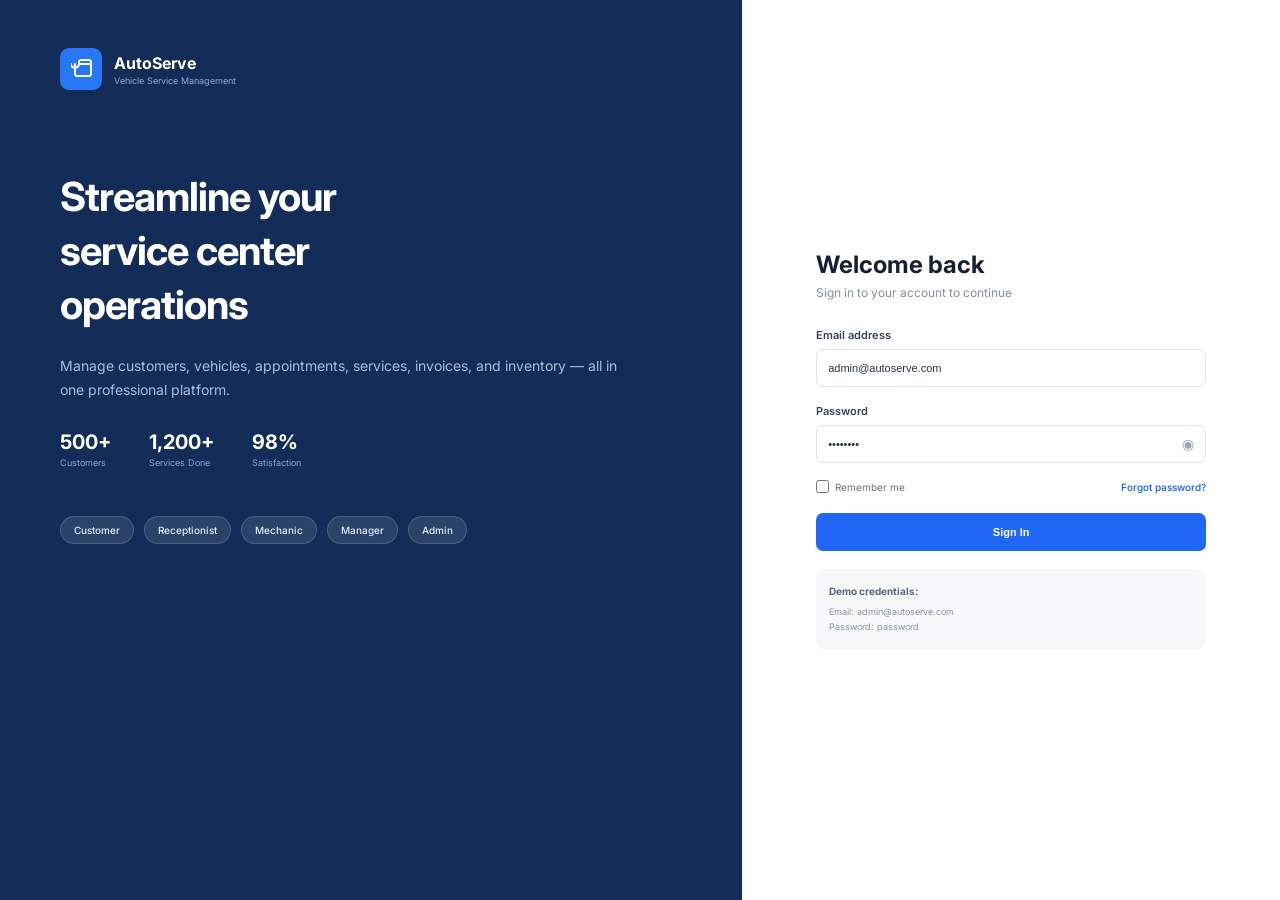
<file: src/main/resources/templates/login.html>
<!DOCTYPE html>
<html lang="en">
<head>
  <meta charset="UTF-8">
  <meta name="viewport" content="width=device-width, initial-scale=1.0">
  <title>AutoServe - Login<</title>
   <!-- CSS -->
    <link rel="stylesheet" href="./css/style.css">

    <!-- Google Font -->
    <link rel="preconnect" href="https://fonts.googleapis.com">
    <link rel="preconnect" href="https://fonts.gstatic.com" crossorigin>
    <link href="https://fonts.googleapis.com/css2?family=Inter:wght@400;500;600;700;800&display=swap" rel="stylesheet">
</head>
<body>
 
    <div class="login-container">

        <!-- ================= LEFT SIDE ================= -->
        <section class="left-section">

            <!-- Logo -->
            <div class="brand">
                <div class="brand-icon">
                    <span><svg width="21" height="18" viewBox="0 0 21 18" fill="none" xmlns="http://www.w3.org/2000/svg">
                  <path d="M8 5H20M8 5C8 6.06087 7.57857 7.07828 6.82843 7.82843C6.07828 8.57857 5.06087 9 4 9C2.93913 9 1.92172 8.57857 1.17157 7.82843C0.421427 7.07828 0 6.06087 0 5M8 5V3C8 2.46957 8.21071 1.96086 8.58579 1.58579C8.96086 1.21071 9.46957 1 10 1H18C18.5304 1 19.0391 1.21071 19.4142 1.58579C19.7893 1.96086 20 2.46957 20 3V5M20 5V15C20 15.5304 19.7893 16.0391 19.4142 16.4142C19.0391 16.7893 18.5304 17 18 17H6C5.46957 17 4.96086 16.7893 4.58579 16.4142C4.21071 16.0391 4 15.5304 4 15V5" stroke="white" stroke-width="2" stroke-linecap="round" stroke-linejoin="round"/>
                  </svg>
                  </span>
                </div>

                <div class="brand-text">
                    <h2>AutoServe</h2>
                    <p>Vehicle Service Management</p>
                </div>
            </div>


            <!-- Main Content -->
            <div class="left-content">

                <h1>
                    Streamline your<br>
                    service center<br>
                    operations
                </h1>

                <p class="description">
                    Manage customers, vehicles, appointments, services,
                    invoices, and inventory — all in one professional platform.
                </p>


                <!-- Statistics -->
                <div class="statistics">

                    <div class="stat">
                        <h3>500+</h3>
                        <p>Customers</p>
                    </div>

                    <div class="stat">
                        <h3>1,200+</h3>
                        <p>Services Done</p>
                    </div>

                    <div class="stat">
                        <h3>98%</h3>
                        <p>Satisfaction</p>
                    </div>

                </div>


                <!-- User Roles -->
                <div class="roles">

                    <span>Customer</span>
                    <span>Receptionist</span>
                    <span>Mechanic</span>
                    <span>Manager</span>
                    <span>Admin</span>

                </div>

            </div>

        </section>


        <!-- ================= RIGHT SIDE ================= -->
        <section class="right-section">

            <div class="login-box">

                <h1>Welcome back</h1>

                <p class="subtitle">
                    Sign in to your account to continue
                </p>


                <!-- Login Form -->
                <form id="loginForm">

                    <!-- Email -->
                    <div class="form-group">

                        <label for="email">
                            Email address
                        </label>

                        <input
                            type="email"
                            id="email"
                            name="email"
                            value="admin@autoserve.com"
                            placeholder="Enter your email"
                            required
                        >

                    </div>


                    <!-- Password -->
                    <div class="form-group">

                        <label for="password">
                            Password
                        </label>

                        <div class="password-wrapper">

                            <input
                                type="password"
                                id="password"
                                name="password"
                                value="password"
                                placeholder="Enter your password"
                                required
                            >

                            <button
                                type="button"
                                class="show-password"
                                onclick="togglePassword()"
                                aria-label="Show password"
                            >
                                ◉
                            </button>

                        </div>

                    </div>


                    <!-- Remember / Forgot -->
                    <div class="form-options">

                        <label class="remember">

                            <input
                                type="checkbox"
                                id="remember"
                            >

                            <span>Remember me</span>

                        </label>

                        <a href="#" class="forgot-password">
                            Forgot password?
                        </a>

                    </div>


                    <!-- Sign In -->
                    <button
                        type="submit"
                        class="signin-btn"
                    >
                        Sign In
                    </button>

                </form>


                <!-- Demo Credentials -->
                <div class="demo-box">

                    <h4>Demo credentials:</h4>

                    <p>
                        Email: admin@autoserve.com
                    </p>

                    <p>
                        Password: password
                    </p>

                </div>

            </div>

        </section>

    </div>

</body>
</html>
</file>
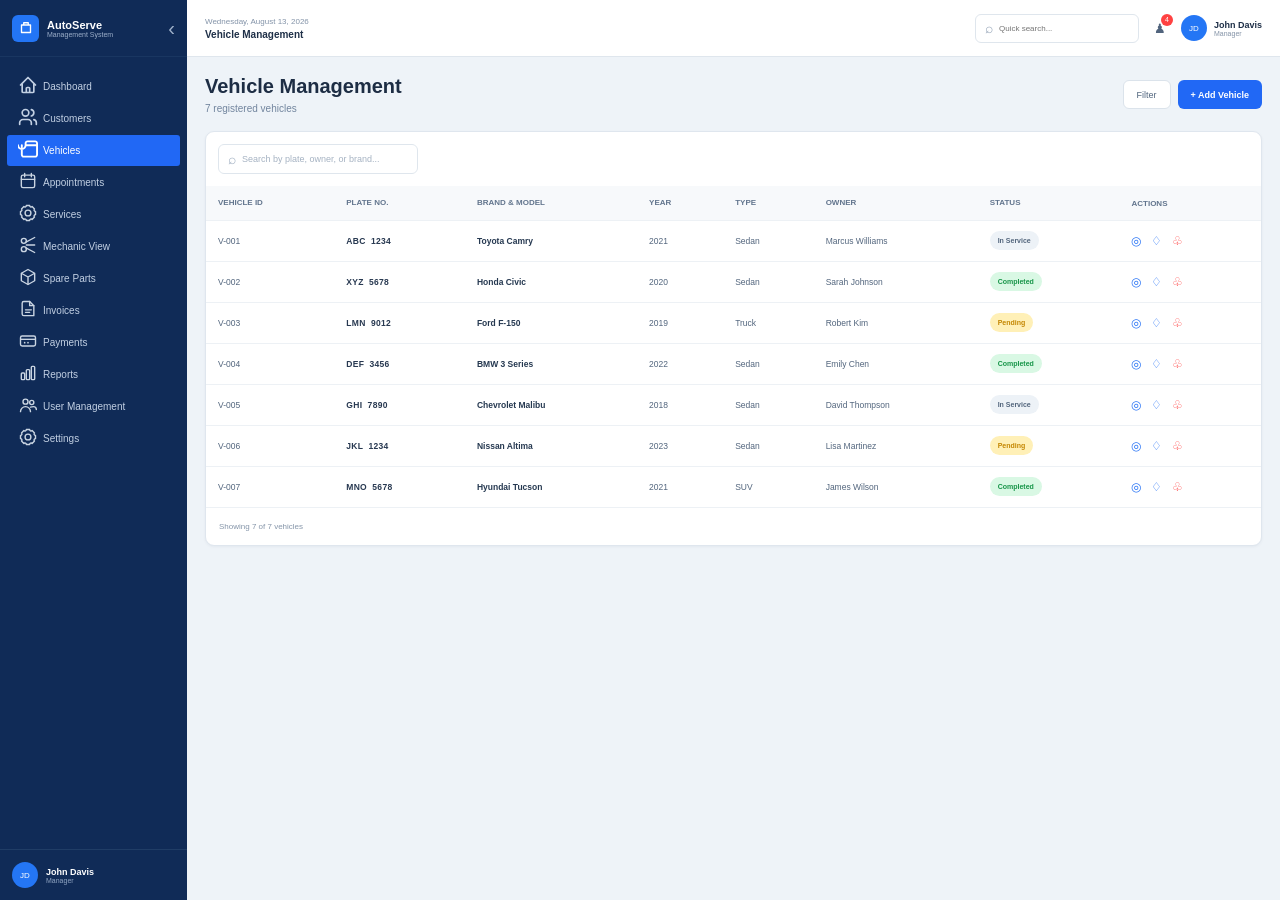
<file: src/main/resources/templates/vehicle.html>
<!DOCTYPE html>
<html lang="en">
<head>
    <meta charset="UTF-8">
    <meta name="viewport" content="width=device-width, initial-scale=1.0">

    <title>AutoServe - Vehicle Management</title>

    <link rel="stylesheet" href="./css/v.css">
</head>

<body>

<div class="app">

    <!-- ================= SIDEBAR ================= -->

    <aside class="sidebar">

        <!-- Logo -->
        <div class="logo">

            <div class="logo-box">
                <svg width="18" height="18"
                     viewBox="0 0 24 24"
                     fill="none">

                    <path
                        d="M6 8H18V18H6V8Z"
                        stroke="white"
                        stroke-width="1.8"
                        stroke-linejoin="round"/>

                    <path
                        d="M9 8V5H15V8"
                        stroke="white"
                        stroke-width="1.8"
                        stroke-linejoin="round"/>

                </svg>
            </div>

            <div class="logo-text">
                <strong>AutoServe</strong>
                <span>Management System</span>
            </div>

            <button class="collapse-btn">‹</button>

        </div>


        <!-- Navigation -->

        <nav class="navigation">
                 <a href="#" class="nav-item">
                <span class="nav-icon">
                    <svg width="20" height="20" viewBox="0 0 20 20" fill="none" xmlns="http://www.w3.org/2000/svg">
                <path d="M2.5 10L4.16667 8.33333M4.16667 8.33333L10 2.5L15.8333 8.33333M4.16667 8.33333V16.6667C4.16667 16.8877 4.25446 17.0996 4.41074 17.2559C4.56702 17.4122 4.77899 17.5 5 17.5H7.5M15.8333 8.33333L17.5 10M15.8333 8.33333V16.6667C15.8333 16.8877 15.7455 17.0996 15.5893 17.2559C15.433 17.4122 15.221 17.5 15 17.5H12.5M7.5 17.5C7.72101 17.5 7.93298 17.4122 8.08926 17.2559C8.24554 17.0996 8.33333 16.8877 8.33333 16.6667V13.3333C8.33333 13.1123 8.42113 12.9004 8.57741 12.7441C8.73369 12.5878 8.94565 12.5 9.16667 12.5H10.8333C11.0543 12.5 11.2663 12.5878 11.4226 12.7441C11.5789 12.9004 11.6667 13.1123 11.6667 13.3333V16.6667C11.6667 16.8877 11.7545 17.0996 11.9107 17.2559C12.067 17.4122 12.279 17.5 12.5 17.5M7.5 17.5H12.5" stroke="currentColor" stroke-width="1.66667" stroke-linecap="round" stroke-linejoin="round"/>
                 </svg>
                </span>
                <span class="nav-text">Dashboard</span>
            </a>

            <a href="#" class="nav-item ">
                <span class="nav-icon">
                    <svg width="20" height="20" viewBox="0 0 24 24" fill="none"
            xmlns="http://www.w3.org/2000/svg">
            <path d="M16 21V19C16 16.8 14.2 15 12 15H6C3.8 15 2 16.8 2 19V21"
                stroke="currentColor" stroke-width="2"
                stroke-linecap="round"/>
            <circle cx="9" cy="7" r="4"
                    stroke="currentColor" stroke-width="2"/>
            <path d="M22 21V19C22 17.2 20.8 15.7 19 15.2"
                stroke="currentColor" stroke-width="2"
                stroke-linecap="round"/>
            <path d="M16 3.2C17.8 3.7 19 5.2 19 7C19 8.8 17.8 10.3 16 10.8"
                stroke="currentColor" stroke-width="2"
                stroke-linecap="round"/>
            </svg>
                </span>
                <span class="nav-text">Customers</span>
                <span class="nav-dot"></span>
            </a>

            <a href="#" class="nav-item active">
                <span class="nav-icon">
                    <svg width="20" height="20" viewBox="0 0 21 18" fill="none" xmlns="http://www.w3.org/2000/svg">
                    <path d="M8 5H20M8 5C8 6.06087 7.57857 7.07828 6.82843 7.82843C6.07828 8.57857 5.06087 9 4 9C2.93913 9 1.92172 8.57857 1.17157 7.82843C0.421427 7.07828 0 6.06087 0 5M8 5V3C8 2.46957 8.21071 1.96086 8.58579 1.58579C8.96086 1.21071 9.46957 1 10 1H18C18.5304 1 19.0391 1.21071 19.4142 1.58579C19.7893 1.96086 20 2.46957 20 3V5M20 5V15C20 15.5304 19.7893 16.0391 19.4142 16.4142C19.0391 16.7893 18.5304 17 18 17H6C5.46957 17 4.96086 16.7893 4.58579 16.4142C4.21071 16.0391 4 15.5304 4 15V5" stroke="white" stroke-width="2" stroke-linecap="round" stroke-linejoin="round"/>
                    </svg>
                </span>
                <span class="nav-text">Vehicles</span>
            </a>

            <a href="#" class="nav-item">
                <span class="nav-icon">
                    <svg width="20" height="20" viewBox="0 0 24 24"
                fill="none" xmlns="http://www.w3.org/2000/svg">
                <rect x="4" y="5" width="16" height="15" rx="2"
                    stroke="#CAD5E2" stroke-width="1.67"/>
                <path d="M8 3V7M16 3V7M4 10H20"
                    stroke="#CAD5E2"
                    stroke-width="1.67"
                    stroke-linecap="round"/>
                </svg>
                </span>
                <span class="nav-text">Appointments</span>
            </a>

            <a href="#" class="nav-item">
                <span class="nav-icon">
                    <svg width="20" height="20" viewBox="0 0 24 24"
                    fill="none" xmlns="http://www.w3.org/2000/svg">
                    <path d="M12 15.5C13.933 15.5 15.5 13.933 15.5 12C15.5 10.067 13.933 8.5 12 8.5C10.067 8.5 8.5 10.067 8.5 12C8.5 13.933 10.067 15.5 12 15.5Z"
                        stroke="#CAD5E2"
                        stroke-width="1.67"/>
                    <path d="M19.4 15A1.7 1.7 0 0 0 19.74 16.88L19.8 16.94L16.94 19.8L16.88 19.74A1.7 1.7 0 0 0 15 19.4A1.7 1.7 0 0 0 14 21H10A1.7 1.7 0 0 0 9 19.4A1.7 1.7 0 0 0 7.12 19.74L7.06 19.8L4.2 16.94L4.26 16.88A1.7 1.7 0 0 0 4.6 15A1.7 1.7 0 0 0 3 14V10A1.7 1.7 0 0 0 4.6 9A1.7 1.7 0 0 0 4.26 7.12L4.2 7.06L7.06 4.2L7.12 4.26A1.7 1.7 0 0 0 9 4.6A1.7 1.7 0 0 0 10 3H14A1.7 1.7 0 0 0 15 4.6A1.7 1.7 0 0 0 16.88 4.26L16.94 4.2L19.8 7.06L19.74 7.12A1.7 1.7 0 0 0 19.4 9A1.7 1.7 0 0 0 21 10V14A1.7 1.7 0 0 0 19.4 15Z"
                        stroke="#CAD5E2"
                        stroke-width="1.67"
                        stroke-linejoin="round"/>
                </svg>
                </span>
                <span class="nav-text">Services</span>
            </a>

            <a href="#" class="nav-item">
                <span class="nav-icon">
                    <svg width="20" height="20" viewBox="0 0 24 24"
                    fill="none" xmlns="http://www.w3.org/2000/svg">
                    <circle cx="7" cy="7" r="3"
                            stroke="#CAD5E2" stroke-width="1.67"/>
                    <circle cx="7" cy="17" r="3"
                            stroke="#CAD5E2" stroke-width="1.67"/>
                    <path d="M9.5 8.5L20 3M9.5 15.5L20 21M10 12H20"
                        stroke="#CAD5E2"
                        stroke-width="1.67"
                        stroke-linecap="round"/>
                </svg>
                </span>
                <span class="nav-text">Mechanic View</span>
            </a>

            <a href="#" class="nav-item">
                <span class="nav-icon">
                    <svg width="20" height="20" viewBox="0 0 24 24"
                    fill="none" xmlns="http://www.w3.org/2000/svg">
                    <path d="M12 3L20 7.5V16.5L12 21L4 16.5V7.5L12 3Z"
                        stroke="#CAD5E2"
                        stroke-width="1.67"
                        stroke-linejoin="round"/>
                    <path d="M4 7.5L12 12L20 7.5M12 12V21"
                        stroke="#CAD5E2"
                        stroke-width="1.67"
                        stroke-linejoin="round"/>
                </svg>
                </span>
                <span class="nav-text">Spare Parts</span>
            </a>

            <a href="#" class="nav-item">
                <span class="nav-icon">
                     <svg width="20" height="20" viewBox="0 0 24 24"
                        fill="none" xmlns="http://www.w3.org/2000/svg">
                        <path d="M7 3H14L19 8V20H7C5.895 20 5 19.105 5 18V5C5 3.895 5.895 3 7 3Z"
                            stroke="#CAD5E2"
                            stroke-width="1.67"
                            stroke-linejoin="round"/>
                        <path d="M14 3V8H19M9 13H16M9 16H14"
                            stroke="#CAD5E2"
                            stroke-width="1.67"
                            stroke-linecap="round"/>
                    </svg>
                </span>
                <span class="nav-text">Invoices</span>
            </a>

            <a href="#" class="nav-item">
                <span class="nav-icon">
                     <svg width="20" height="20" viewBox="0 0 24 24"
                        fill="none" xmlns="http://www.w3.org/2000/svg">
                        <rect x="3" y="6" width="18" height="12" rx="2"
                            stroke="#CAD5E2"
                            stroke-width="1.67"/>
                        <path d="M3 10H21"
                            stroke="#CAD5E2"
                            stroke-width="1.67"/>
                        <path d="M8 14H8.01M12 14H12.01"
                            stroke="#CAD5E2"
                            stroke-width="2"
                            stroke-linecap="round"/>
                    </svg>
                </span>
                <span class="nav-text">Payments</span>
            </a>

            <a href="#" class="nav-item">
                <span class="nav-icon">
                     <svg width="20" height="20" viewBox="0 0 24 24"
                        fill="none" xmlns="http://www.w3.org/2000/svg">
                        <rect x="4" y="12" width="4" height="8" rx="1"
                            stroke="#CAD5E2" stroke-width="1.67"/>
                        <rect x="10" y="8" width="4" height="12" rx="1"
                            stroke="#CAD5E2" stroke-width="1.67"/>
                        <rect x="16" y="4" width="4" height="16" rx="1"
                            stroke="#CAD5E2" stroke-width="1.67"/>
                    </svg>
                </span>
                <span class="nav-text">Reports</span>
            </a>

            <a href="#" class="nav-item">
                <span class="nav-icon">
                     <svg width="20" height="20" viewBox="0 0 24 24"
                        fill="none" xmlns="http://www.w3.org/2000/svg">
                        <circle cx="9" cy="8" r="3"
                                stroke="#CAD5E2"
                                stroke-width="1.67"/>
                        <path d="M3 20C3 16.686 5.686 14 9 14C12.314 14 15 16.686 15 20"
                            stroke="#CAD5E2"
                            stroke-width="1.67"
                            stroke-linecap="round"/>
                        <circle cx="16.5" cy="9" r="2.5"
                                stroke="#CAD5E2"
                                stroke-width="1.67"/>
                        <path d="M15 14.5C16.1 14.18 17.27 14 18.5 14C20.43 14 22 15.57 22 17.5"
                            stroke="#CAD5E2"
                            stroke-width="1.67"
                            stroke-linecap="round"/>
                    </svg>
                </span>
                <span class="nav-text">User Management</span>
            </a>

            <a href="#" class="nav-item">
                <span class="nav-icon">
                    <svg width="20" height="20" viewBox="0 0 24 24"
                    fill="none" xmlns="http://www.w3.org/2000/svg">
                    <path d="M12 15.5C13.933 15.5 15.5 13.933 15.5 12C15.5 10.067 13.933 8.5 12 8.5C10.067 8.5 8.5 10.067 8.5 12C8.5 13.933 10.067 15.5 12 15.5Z"
                        stroke="#CAD5E2"
                        stroke-width="1.67"/>
                    <path d="M19.4 15A1.7 1.7 0 0 0 19.74 16.88L19.8 16.94L16.94 19.8L16.88 19.74A1.7 1.7 0 0 0 15 19.4A1.7 1.7 0 0 0 14 21H10A1.7 1.7 0 0 0 9 19.4A1.7 1.7 0 0 0 7.12 19.74L7.06 19.8L4.2 16.94L4.26 16.88A1.7 1.7 0 0 0 4.6 15A1.7 1.7 0 0 0 3 14V10A1.7 1.7 0 0 0 4.6 9A1.7 1.7 0 0 0 4.26 7.12L4.2 7.06L7.06 4.2L7.12 4.26A1.7 1.7 0 0 0 9 4.6A1.7 1.7 0 0 0 10 3H14A1.7 1.7 0 0 0 15 4.6A1.7 1.7 0 0 0 16.88 4.26L16.94 4.2L19.8 7.06L19.74 7.12A1.7 1.7 0 0 0 19.4 9A1.7 1.7 0 0 0 21 10V14A1.7 1.7 0 0 0 19.4 15Z"
                        stroke="#CAD5E2"
                        stroke-width="1.67"
                        stroke-linejoin="round"/>
                </svg>
                </span>
                <span class="nav-text">Settings</span>
            </a>
            
        </nav>


        <!-- User -->

        <div class="sidebar-user">

            <div class="avatar">
                JD
            </div>

            <div class="user-info">
                <strong>John Davis</strong>
                <small>Manager</small>
            </div>

        </div>

    </aside>



    <!-- ================= MAIN ================= -->

    <main class="main">


        <!-- HEADER -->

        <header class="header">

            <div class="header-title">

                <span>
                    Wednesday, August 13, 2026
                </span>

                <strong>
                    Vehicle Management
                </strong>

            </div>


            <div class="header-right">

                <div class="quick-search">

                    <span>⌕</span>

                    <input
                        type="text"
                        placeholder="Quick search..."
                    >

                </div>


                <div class="notification">
                    ♟
                    <i>4</i>
                </div>


                <div class="profile">

                    <div class="avatar">
                        JD
                    </div>

                    <div class="profile-info">
                        <strong>John Davis</strong>
                        <small>Manager</small>
                    </div>

                </div>

            </div>

        </header>



        <!-- ================= CONTENT ================= -->

        <section class="content">


            <!-- PAGE TITLE -->

            <div class="page-heading">

                <div>

                    <h1>
                        Vehicle Management
                    </h1>

                    <p>
                        7 registered vehicles
                    </p>

                </div>


                <div class="heading-buttons">

                    <button class="filter-btn">
                        Filter
                    </button>

                    <button
                        class="add-btn"
                        onclick="openModal()">

                        + Add Vehicle

                    </button>

                </div>

            </div>



            <!-- ================= VEHICLE CARD ================= -->

            <div class="vehicle-card">


                <!-- SEARCH -->

                <div class="vehicle-search">

                    <span>⌕</span>

                    <input
                        type="text"
                        id="searchInput"
                        placeholder="Search by plate, owner, or brand..."
                        onkeyup="searchVehicle()"
                    >

                </div>



                <!-- TABLE -->

                <div class="table-wrapper">

                    <table>

                        <thead>

                            <tr>

                                <th>VEHICLE ID</th>

                                <th>PLATE NO.</th>

                                <th>BRAND & MODEL</th>

                                <th>YEAR</th>

                                <th>TYPE</th>

                                <th>OWNER</th>

                                <th>STATUS</th>

                                <th>ACTIONS</th>

                            </tr>

                        </thead>


                        <tbody id="vehicleTable">


                            <!-- V-001 -->

                            <tr>

                                <td>V-001</td>

                                <td class="plate">
                                    ABC&nbsp; 1234
                                </td>

                                <td class="bold">
                                    Toyota Camry
                                </td>

                                <td>2021</td>

                                <td>Sedan</td>

                                <td>Marcus Williams</td>

                                <td>
                                    <span class="status service">
                                        In Service
                                    </span>
                                </td>

                                <td class="actions">

                                    <button
                                        title="View">
                                        ◎
                                    </button>

                                    <button
                                        title="Edit">
                                        ♢
                                    </button>

                                    <button
                                        class="delete"
                                        title="Delete">
                                        ♧
                                    </button>

                                </td>

                            </tr>



                            <!-- V-002 -->

                            <tr>

                                <td>V-002</td>

                                <td class="plate">
                                    XYZ&nbsp; 5678
                                </td>

                                <td class="bold">
                                    Honda Civic
                                </td>

                                <td>2020</td>

                                <td>Sedan</td>

                                <td>Sarah Johnson</td>

                                <td>
                                    <span class="status completed">
                                        Completed
                                    </span>
                                </td>

                                <td class="actions">

                                    <button>◎</button>
                                    <button>♢</button>
                                    <button class="delete">♧</button>

                                </td>

                            </tr>



                            <!-- V-003 -->

                            <tr>

                                <td>V-003</td>

                                <td class="plate">
                                    LMN&nbsp; 9012
                                </td>

                                <td class="bold">
                                    Ford F-150
                                </td>

                                <td>2019</td>

                                <td>Truck</td>

                                <td>Robert Kim</td>

                                <td>
                                    <span class="status pending">
                                        Pending
                                    </span>
                                </td>

                                <td class="actions">

                                    <button>◎</button>
                                    <button>♢</button>
                                    <button class="delete">♧</button>

                                </td>

                            </tr>



                            <!-- V-004 -->

                            <tr>

                                <td>V-004</td>

                                <td class="plate">
                                    DEF&nbsp; 3456
                                </td>

                                <td class="bold">
                                    BMW 3 Series
                                </td>

                                <td>2022</td>

                                <td>Sedan</td>

                                <td>Emily Chen</td>

                                <td>
                                    <span class="status completed">
                                        Completed
                                    </span>
                                </td>

                                <td class="actions">

                                    <button>◎</button>
                                    <button>♢</button>
                                    <button class="delete">♧</button>

                                </td>

                            </tr>



                            <!-- V-005 -->

                            <tr>

                                <td>V-005</td>

                                <td class="plate">
                                    GHI&nbsp; 7890
                                </td>

                                <td class="bold">
                                    Chevrolet Malibu
                                </td>

                                <td>2018</td>

                                <td>Sedan</td>

                                <td>David Thompson</td>

                                <td>
                                    <span class="status service">
                                        In Service
                                    </span>
                                </td>

                                <td class="actions">

                                    <button>◎</button>
                                    <button>♢</button>
                                    <button class="delete">♧</button>

                                </td>

                            </tr>



                            <!-- V-006 -->

                            <tr>

                                <td>V-006</td>

                                <td class="plate">
                                    JKL&nbsp; 1234
                                </td>

                                <td class="bold">
                                    Nissan Altima
                                </td>

                                <td>2023</td>

                                <td>Sedan</td>

                                <td>Lisa Martinez</td>

                                <td>
                                    <span class="status pending">
                                        Pending
                                    </span>
                                </td>

                                <td class="actions">

                                    <button>◎</button>
                                    <button>♢</button>
                                    <button class="delete">♧</button>

                                </td>

                            </tr>



                            <!-- V-007 -->

                            <tr>

                                <td>V-007</td>

                                <td class="plate">
                                    MNO&nbsp; 5678
                                </td>

                                <td class="bold">
                                    Hyundai Tucson
                                </td>

                                <td>2021</td>

                                <td>SUV</td>

                                <td>James Wilson</td>

                                <td>
                                    <span class="status completed">
                                        Completed
                                    </span>
                                </td>

                                <td class="actions">

                                    <button>◎</button>
                                    <button>♢</button>
                                    <button class="delete">♧</button>

                                </td>

                            </tr>

                        </tbody>

                    </table>

                </div>



                <!-- TABLE FOOTER -->

                <div class="table-footer">

                    <span>
                        Showing 7 of 7 vehicles
                    </span>

                </div>

            </div>

        </section>

    </main>

</div>



<!-- ================= ADD VEHICLE MODAL ================= -->

<div class="modal" id="vehicleModal">

    <div class="modal-box">

        <div class="modal-header">

            <h2>
                Add Vehicle
            </h2>

            <button onclick="closeModal()">
                ×
            </button>

        </div>


        <div class="modal-body">

            <label>
                Plate Number
            </label>

            <input
                type="text"
                placeholder="ABC 1234"
            >


            <label>
                Brand & Model
            </label>

            <input
                type="text"
                placeholder="Toyota Camry"
            >


            <label>
                Year
            </label>

            <input
                type="number"
                placeholder="2026"
            >


            <label>
                Type
            </label>

            <select>

                <option>Sedan</option>
                <option>SUV</option>
                <option>Truck</option>
                <option>Van</option>

            </select>


            <label>
                Owner
            </label>

            <input
                type="text"
                placeholder="Owner name"
            >

        </div>


        <div class="modal-footer">

            <button
                class="cancel"
                onclick="closeModal()">

                Cancel

            </button>

            <button class="save">

                Save Vehicle

            </button>

        </div>

    </div>

</div>



<script>

    /* ===============================
       SEARCH VEHICLES
    =============================== */

    function searchVehicle() {

        let input =
            document
            .getElementById("searchInput")
            .value
            .toLowerCase();

        let rows =
            document
            .querySelectorAll("#vehicleTable tr");


        rows.forEach(function(row) {

            let text =
                row.textContent.toLowerCase();


            if (text.includes(input)) {

                row.style.display = "";

            } else {

                row.style.display = "none";

            }

        });

    }



    /* ===============================
       MODAL
    =============================== */

    function openModal() {

        document
        .getElementById("vehicleModal")
        .classList.add("show");

    }


    function closeModal() {

        document
        .getElementById("vehicleModal")
        .classList.remove("show");

    }


</script>

</body>
</html>
</file>
<file: src/main/resources/templates/css/customer.css>
* {
    margin: 0;
    padding: 0;
    box-sizing: border-box;
}


body {
    font-family: Arial, Helvetica, sans-serif;

    background: #101010;

    color: #1d2d45;
}


.app {
    width: 100%;
    min-height: 100vh;

    display: flex;

    background: #eef3f8;
}


/* ========================================
   SIDEBAR
======================================== */

.sidebar {
    width: 138px;
    min-height: 100vh;

    background: #102b57;

    color: white;

    display: flex;
    flex-direction: column;

    flex-shrink: 0;
}


/* Logo */

.logo {
    height: 55px;

    display: flex;
    align-items: center;

    gap: 7px;

    padding: 10px;
}


.logo-icon {
    width: 25px;
    height: 25px;

    background: #2476f5;

    border-radius: 5px;

    display: flex;
    align-items: center;
    justify-content: center;

    flex-shrink: 0;
}


.logo-text {
    display: flex;
    flex-direction: column;

    white-space: nowrap;
}


.logo-text b {
    font-size: 8px;
}


.logo-text span {
    font-size: 5px;

    color: #9eb2cf;
}


/* Navigation */

.navigation {
    display: flex;

    flex-direction: column;

    gap: 2px;

    padding: 8px 6px;
}


.nav-item {
    height: 27px;

    display: flex;
    align-items: center;

    gap: 8px;

    padding: 0 8px;

    color: #b9c9df;

    text-decoration: none;

    border-radius: 3px;

    position: relative;
}


.nav-item:hover {
    background: #183968;
}


.nav-item.active {
    background: #2168f5;

    color: white;
}


.nav-icon {
    width: 15px;

    font-size: 11px;

    text-align: center;

    flex-shrink: 0;
}


.nav-text {
    font-size: 7px;

    white-space: nowrap;
}


.nav-dot {
    width: 4px;
    height: 4px;

    border-radius: 50%;

    background: white;

    margin-left: auto;
}


/* Sidebar User */

.sidebar-user {
    margin-top: auto;

    padding: 10px;

    border-top: 1px solid #203d66;

    display: flex;

    align-items: center;

    gap: 7px;
}


.user-avatar,
.header-avatar {
    width: 22px;
    height: 22px;

    background: #2877f5;

    border-radius: 50%;

    color: white;

    display: flex;
    align-items: center;
    justify-content: center;

    font-size: 7px;

    flex-shrink: 0;
}


.user-info {
    display: flex;
    flex-direction: column;
}


.user-info strong {
    font-size: 7px;
}


.user-info span {
    font-size: 5px;

    color: #9eb2cf;
}


/* ========================================
   MAIN
======================================== */

.main {
    flex: 1;
    

    min-width: 0;

    display: flex;

    flex-direction: column;
}


/* ========================================
   HEADER
======================================== */

.header {
    height: 50px;

    background: white;

    border-bottom: 1px solid #dfe6ee;

    display: flex;

    justify-content: space-between;

    align-items: center;

    padding: 0 18px;
}


.date {
    display: flex;

    flex-direction: column;

    gap: 2px;
}


.date span {
    font-size: 6px;

    color: #8795a8;
}


.date strong {
    font-size: 8px;

    color: #20324c;
}


.header-right {
    display: flex;

    align-items: center;

    gap: 13px;
}


/* Quick Search */

.quick-search {
    width: 115px;
    height: 23px;

    border: 1px solid #e0e6ed;

    border-radius: 5px;

    display: flex;

    align-items: center;

    gap: 5px;

    padding: 0 7px;
}


.quick-search span {
    color: #a5b0bf;

    font-size: 11px;
}


.quick-search input {
    width: 100%;

    border: none;

    outline: none;

    font-size: 6px;

    color: #596b82;
}


/* Notification */

.notification {
    border: none;

    background: transparent;

    position: relative;

    cursor: pointer;

    font-size: 10px;
}


.notification span {
    position: absolute;

    width: 4px;
    height: 4px;

    border-radius: 50%;

    background: #ff3c30;

    right: -1px;
    top: 0;
}


/* Header User */

.header-user {
    display: flex;

    align-items: center;

    gap: 6px;
}


.header-user strong {
    display: block;

    font-size: 7px;
}


.header-user small {
    display: block;

    font-size: 5px;

    color: #8a98aa;
}


/* ========================================
   CONTENT
======================================== */

.content {
    padding: 15px;

    flex: 1;
}


/* Page Header */

.page-header {
    display: flex;

    justify-content: space-between;

    align-items: center;

    margin-bottom: 12px;
}


.page-header h1 {
    font-size: 15px;

    color: #1c2d45;

    margin-bottom: 4px;
}


.page-header p {
    font-size: 7px;

    color: #8090a4;
}


.page-actions {
    display: flex;

    gap: 6px;
}


.filter-btn,
.add-btn {
    height: 22px;

    padding: 0 10px;

    border-radius: 4px;

    font-size: 7px;

    cursor: pointer;
}


.filter-btn {
    background: white;

    border: 1px solid #dbe3eb;

    color: #596b81;
}


.add-btn {
    border: none;

    background: #2167f3;

    color: white;

    font-weight: 600;
}


/* ========================================
   CUSTOMER CARD
======================================== */

.customer-card {
    background: white;

    border: 1px solid #dfe6ee;

    border-radius: 7px;

    box-shadow: 0 1px 3px rgba(0,0,0,0.04);

    overflow: hidden;
}


/* Search */

.table-search {
    width: 160px;
    height: 25px;

    margin: 10px;

    border: 1px solid #e2e8ef;

    border-radius: 5px;

    display: flex;

    align-items: center;

    gap: 5px;

    padding: 0 8px;
}


.table-search span {
    color: #9aa8b9;

    font-size: 10px;
}


.table-search input {
    border: none;

    outline: none;

    width: 100%;

    font-size: 7px;

    color: #4d6078;
}


.table-search input::placeholder {
    color: #aab5c4;
}


/* ========================================
   TABLE
======================================== */

.table-container {
    width: 100%;

    overflow-x: auto;
}


table {
    width: 100%;

    border-collapse: collapse;

    table-layout: auto;
}


thead {
    background: #f7f9fb;
}


th {
    height: 31px;

    padding: 0 8px;

    text-align: left;

    font-size: 6px;

    font-weight: 700;

    color: #60738d;

    white-space: nowrap;
}


td {
    height: 35px;

    padding: 0 8px;

    border-top: 1px solid #edf1f5;

    font-size: 6.5px;

    color: #4c607a;

    white-space: nowrap;
}


tbody tr:hover {
    background: #f9fbfd;
}


/* ========================================
   STATUS
======================================== */

.status {
    display: inline-flex;

    align-items: center;

    justify-content: center;

    min-width: 37px;

    height: 16px;

    padding: 0 6px;

    border-radius: 10px;

    font-size: 5.5px;

    font-weight: 600;
}


.active-status {
    background: #d9f8e5;

    color: #1d9b50;
}


.inactive-status {
    background: #edf1f5;

    color: #607086;
}


/* ========================================
   ACTIONS
======================================== */

.actions {
    display: flex;

    gap: 5px;

    align-items: center;
}


.actions button {
    border: none;

    background: transparent;

    cursor: pointer;

    font-size: 8px;

    color: #6682a8;
}


.actions button:hover {
    color: #2167f3;
}


.actions .delete {
    color: #ff5757;
}


/* ========================================
   FOOTER
======================================== */

.table-footer {
    height: 40px;

    display: flex;

    align-items: center;

    justify-content: space-between;

    padding: 0 10px;

    border-top: 1px solid #edf1f5;
}


.table-footer > span {
    font-size: 6px;

    color: #8998aa;
}


.pagination {
    display: flex;

    gap: 3px;
}


.pagination button {
    width: 18px;
    height: 18px;

    border: none;

    background: transparent;

    border-radius: 3px;

    font-size: 6px;

    color: #60718a;

    cursor: pointer;
}


.pagination .page-active {
    background: #2167f3;

    color: white;
}


/* ========================================
   MODAL
======================================== */

.modal {
    position: fixed;

    inset: 0;

    background: rgba(12, 30, 55, 0.45);

    display: none;

    align-items: center;

    justify-content: center;

    z-index: 100;
}


.modal.show {
    display: flex;
}


.modal-box {
    width: 320px;

    background: white;

    border-radius: 8px;

    box-shadow: 0 10px 40px rgba(0,0,0,0.2);
}


.modal-header {
    display: flex;

    justify-content: space-between;

    align-items: center;

    padding: 15px;

    border-bottom: 1px solid #edf1f5;
}


.modal-header h2 {
    font-size: 14px;
}


.modal-header button {
    border: none;

    background: transparent;

    font-size: 20px;

    cursor: pointer;

    color: #718096;
}


.modal-body {
    padding: 15px;

    display: flex;

    flex-direction: column;

    gap: 6px;
}


.modal-body label {
    font-size: 8px;

    font-weight: 600;

    color: #52657d;
}


.modal-body input {
    height: 28px;

    border: 1px solid #dce4ec;

    border-radius: 5px;

    padding: 0 8px;

    outline: none;

    margin-bottom: 8px;

    font-size: 8px;
}


.modal-footer {
    padding: 12px 15px;

    display: flex;

    justify-content: flex-end;

    gap: 6px;

    border-top: 1px solid #edf1f5;
}


.cancel-btn,
.save-btn {
    height: 27px;

    padding: 0 12px;

    border-radius: 4px;

    cursor: pointer;

    font-size: 8px;
}


.cancel-btn {
    background: white;

    border: 1px solid #dbe2ea;

    color: #617189;
}


.save-btn {
    background: #2167f3;

    color: white;

    border: none;
}


/* ========================================
   RESPONSIVE
======================================== */

@media (max-width: 850px) {

    .sidebar {
        width: 120px;
    }

    .header-user div:last-child {
        display: none;
    }

}


@media (max-width: 650px) {

    .sidebar {
        width: 55px;
    }

    .logo-text,
    .nav-text,
    .user-info {
        display: none;
    }

    .logo {
        justify-content: center;
    }

    .nav-item {
        justify-content: center;
    }

    .nav-dot {
        display: none;
    }

    .quick-search {
        width: 80px;
    }

}
</file>
<file: src/main/resources/templates/css/style.css>
/* =========================================
   RESET
========================================= */

* {
    margin: 0;
    padding: 0;
    box-sizing: border-box;
}


/* =========================================
   BODY
========================================= */

body {
    font-family: "Inter", Arial, sans-serif;
    background: #ffffff;
    color: #172033;
}


/* =========================================
   MAIN CONTAINER
========================================= */

.login-container {
    width: 100%;
    min-height: 100vh;

    display: flex;

    background: #ffffff;
}


/* =========================================
   LEFT SECTION
========================================= */

.left-section {
    width: 58%;
    min-height: 100vh;

    background: #142d58;

    color: #ffffff;

    padding: 48px 60px;

    display: flex;
    flex-direction: column;

    position: relative;
}


/* =========================================
   BRAND
========================================= */

.brand {
    display: flex;
    align-items: center;
    gap: 12px;
}


.brand-icon {
    width: 42px;
    height: 42px;

    background: #2878f6;

    border-radius: 9px;

    display: flex;
    align-items: center;
    justify-content: center;

    font-size: 22px;

    color: white;
}


.brand-text h2 {
    font-size: 16px;
    font-weight: 700;

    margin-bottom: 2px;
}


.brand-text p {
    font-size: 9px;
    color: #8fa9d0;
}


/* =========================================
   LEFT CONTENT
========================================= */

.left-content {
    margin-top: 80px;

    max-width: 610px;
}


.left-content h1 {
    font-size: 40px;
    line-height: 1.35;

    font-weight: 700;

    letter-spacing: -1px;

    margin-bottom: 22px;
}


.description {
    max-width: 560px;

    font-size: 14px;
    line-height: 1.7;

    color: #a9bddc;

    margin-bottom: 28px;
}


/* =========================================
   STATISTICS
========================================= */

.statistics {
    display: flex;
    gap: 38px;

    margin-bottom: 48px;
}


.stat h3 {
    font-size: 20px;

    font-weight: 700;

    margin-bottom: 3px;
}


.stat p {
    font-size: 9px;

    color: #86a5d0;
}


/* =========================================
   ROLES
========================================= */

.roles {
    display: flex;
    flex-wrap: wrap;

    gap: 10px;
}


.roles span {
    padding: 7px 13px;

    border-radius: 20px;

    background: rgba(255, 255, 255, 0.10);

    border: 1px solid rgba(255, 255, 255, 0.15);

    color: #e3ecfb;

    font-size: 10px;

    font-weight: 500;
}


/* =========================================
   RIGHT SECTION
========================================= */

.right-section {
    width: 42%;
    min-height: 100vh;

    background: #ffffff;

    display: flex;

    justify-content: center;
    align-items: center;

    padding: 50px;
}


/* =========================================
   LOGIN BOX
========================================= */

.login-box {
    width: 100%;
    max-width: 390px;
}


.login-box h1 {
    font-size: 24px;

    font-weight: 700;

    color: #172033;

    margin-bottom: 6px;
}


.subtitle {
    color: #8190a8;

    font-size: 12px;

    margin-bottom: 28px;
}


/* =========================================
   FORM
========================================= */

.form-group {
    margin-bottom: 17px;
}


.form-group label {
    display: block;

    font-size: 11px;

    font-weight: 600;

    color: #34425a;

    margin-bottom: 7px;
}


.form-group input {
    width: 100%;

    height: 38px;

    border: 1px solid #dce2ea;

    border-radius: 7px;

    padding: 0 11px;

    font-size: 11px;

    color: #27344a;

    outline: none;

    transition: 0.2s;
}


.form-group input:focus {
    border-color: #286cf6;

    box-shadow: 0 0 0 3px rgba(40, 108, 246, 0.08);
}


/* =========================================
   PASSWORD
========================================= */

.password-wrapper {
    position: relative;
}


.password-wrapper input {
    padding-right: 40px;
}


.show-password {
    position: absolute;

    right: 12px;
    top: 50%;

    transform: translateY(-50%);

    border: none;

    background: transparent;

    cursor: pointer;

    color: #9aa6b8;

    font-size: 14px;
}


/* =========================================
   FORM OPTIONS
========================================= */

.form-options {
    display: flex;

    justify-content: space-between;
    align-items: center;

    margin-top: 3px;
    margin-bottom: 20px;
}


.remember {
    display: flex;

    align-items: center;

    gap: 6px;

    font-size: 10px;

    color: #647187;

    cursor: pointer;
}


.remember input {
    width: 13px;
    height: 13px;

    cursor: pointer;
}


.forgot-password {
    color: #155df5;

    text-decoration: none;

    font-size: 10px;

    font-weight: 500;
}


.forgot-password:hover {
    text-decoration: underline;
}


/* =========================================
   SIGN IN BUTTON
========================================= */

.signin-btn {
    width: 100%;

    height: 38px;

    border: none;

    border-radius: 7px;

    background: #2167f5;

    color: #ffffff;

    font-size: 11px;

    font-weight: 600;

    cursor: pointer;

    transition: 0.2s;
}


.signin-btn:hover {
    background: #1558df;

    transform: translateY(-1px);
}


.signin-btn:active {
    transform: translateY(0);
}


/* =========================================
   DEMO BOX
========================================= */

.demo-box {
    background: #f6f8fa;

    border-radius: 9px;

    padding: 16px 13px;

    margin-top: 18px;
}


.demo-box h4 {
    font-size: 10px;

    color: #5a677b;

    margin-bottom: 8px;
}


.demo-box p {
    font-size: 9px;

    color: #8794a8;

    line-height: 1.6;
}


/* =========================================
   RESPONSIVE - TABLET
========================================= */

@media (max-width: 900px) {

    .left-section {
        padding: 40px;
    }

    .left-content {
        margin-top: 60px;
    }

    .left-content h1 {
        font-size: 32px;
    }

    .statistics {
        gap: 25px;
    }

    .right-section {
        padding: 35px;
    }

}


/* =========================================
   RESPONSIVE - MOBILE
========================================= */

@media (max-width: 700px) {

    .login-container {
        flex-direction: column;
    }


    .left-section {
        width: 100%;

        min-height: auto;

        padding: 35px 25px 40px;
    }


    .left-content {
        margin-top: 50px;
    }


    .left-content h1 {
        font-size: 30px;

        line-height: 1.3;
    }


    .description {
        font-size: 13px;
    }


    .statistics {
        gap: 25px;

        margin-bottom: 30px;
    }


    .stat h3 {
        font-size: 18px;
    }


    .right-section {
        width: 100%;

        min-height: auto;

        padding: 45px 25px;
    }


    .login-box {
        max-width: 100%;
    }

}


/* =========================================
   SMALL MOBILE
========================================= */

@media (max-width: 400px) {

    .left-section {
        padding: 28px 20px 35px;
    }


    .left-content {
        margin-top: 40px;
    }


    .left-content h1 {
        font-size: 27px;
    }


    .statistics {
        gap: 18px;
    }


    .stat h3 {
        font-size: 16px;
    }


    .stat p {
        font-size: 8px;
    }


    .roles {
        gap: 7px;
    }


    .roles span {
        padding: 6px 10px;

        font-size: 9px;
    }


    .right-section {
        padding: 35px 20px;
    }

}

/*Dashboard*/

.dashboard {
    min-height: 100vh;
    display: flex;
}


/* =====================================
   SIDEBAR
===================================== */

.sidebar {
    width: 230px;
    min-height: 230vh;

    background: #102b57;
    color: white;

    position: relative;
    

    display: flex;
    flex-direction: column;

    padding: 20px 12px;
}
/* =====================================
   SIDEBAR
===================================== */
.sidebar {
    width: 230px;
    transition: width 0.3s ease;
    overflow: hidden;
}

/* Mouse မထိထားတဲ့အချိန် */
.sidebar .logo-text,
.sidebar .nav-item span {
    opacity: 1;
    visibility: visible;
    transition: 0.2s;
}

/* Mouse Sidebar ပေါ်ရောက်တဲ့အချိန် ချုံ့ */
.sidebar:hover {
    width: 65px;
}

/* Logo စာဖျောက် */
.sidebar:hover .logo-text {
    opacity: 0;
    visibility: hidden;
}

/* Menu စာဖျောက် */
.sidebar:hover span{
    opacity: 0;
    visibility: hidden;
}

/* Logo icon အလယ် */
.sidebar:hover .logo {
    justify-content: center;
}

/* Icon တွေ အလယ် */
.sidebar:hover .nav-item   {
    justify-content: center;
}
.logo {
    display: flex;
    align-items: center;
    gap: 9px;

    padding: 5px 8px 25px;
}

.logo-icon {
    width: 30px;
    height: 30px;

    border-radius: 6px;

    background: #2170f5;

    display: flex;
    align-items: center;
    justify-content: center;

    font-size: 16px;
}

.logo h3 {
    font-size: 12px;
    margin-bottom: 2px;
}

.logo span {
    color: #8ca6cb;
    font-size: 7px;
}


/* Navigation */

.navigation {
    display: flex;
    flex-direction: column;
    gap: 3px;
}

.nav-item {
    height: 32px;

    display: flex;
    align-items: center;

    gap: 10px;

    padding: 0 10px;

    color: #b7c7df;

    text-decoration: none;

    font-size: 9px;

    border-radius: 4px;

    transition: 0.2s;
}

.nav-item span {
    width: 15px;
    text-align: center;
}

.nav-item:hover {
    background: rgba(255,255,255,.08);
    color: white;
}

.nav-item.active {
    background: #2169ef;
    color: white;
}


/* Sidebar user */

.sidebar-user {
    margin-top: auto;

    display: flex;
    align-items: center;

    gap: 8px;

    padding: 12px 8px;

    border-top: 1px solid rgba(255,255,255,.08);
}

.avatar {
    width: 28px;
    height: 28px;

    background: #2270f5;

    border-radius: 50%;

    display: flex;
    justify-content: center;
    align-items: center;

    font-size: 8px;
}

.sidebar-user strong {
    display: block;
    font-size: 9px;
}

.sidebar-user small {
    font-size: 7px;
    color: #91a8c9;
}


/* =====================================
   MAIN
===================================== */

.main {
    flex: 1;
    min-width: 0;
}


/* Header */

.header {
    height: 55px;

    background: white;

    border-bottom: 1px solid #e2e7ee;

    display: flex;
    justify-content: space-between;
    align-items: center;

    padding: 0 25px;
}

.date {
    color: #8895a7;
    font-size: 8px;
}

.date strong {
    display: block;
    color: #26354a;
    font-size: 9px;
    margin-top: 3px;
}

.header-right {
    display: flex;
    align-items: center;
    gap: 15px;
}

.search {
    width: 150px;
    height: 25px;

    border: 1px solid #e1e6ed;
    border-radius: 5px;

    display: flex;
    align-items: center;

    gap: 5px;

    padding: 0 7px;

    color: #9ca7b7;

    font-size: 9px;
}

.search input {
    border: none;
    outline: none;

    width: 100%;

    font-size: 8px;
}

.notification {
    position: relative;

    border: none;
    background: none;

    cursor: pointer;

    font-size: 12px;
}

.notification span {
    position: absolute;

    width: 5px;
    height: 5px;

    background: #ff3f5b;

    border-radius: 50%;

    top: -1px;
    right: -1px;
}

.profile {
    display: flex;
    align-items: center;

    gap: 7px;
}

.profile-avatar {
    width: 27px;
    height: 27px;

    border-radius: 50%;

    background: #e8f0ff;

    color: #2168ee;

    display: flex;
    align-items: center;
    justify-content: center;

    font-size: 8px;
    font-weight: 600;
}

.profile strong {
    display: block;
    font-size: 8px;
}

.profile small {
    color: #8d99aa;
    font-size: 7px;
}


/* =====================================
   CONTENT
===================================== */

.content {
    padding: 20px 25px;
}

.page-title {
    display: flex;

    justify-content: space-between;
    align-items: center;

    margin-bottom: 17px;
}

.page-title h1 {
    font-size: 17px;
    margin-bottom: 4px;
}

.page-title p {
    color: #8a97a9;
    font-size: 8px;
}

.appointment-btn {
    border: none;

    background: #2169f4;

    color: white;

    padding: 8px 12px;

    border-radius: 5px;

    font-size: 8px;

    cursor: pointer;
}


/* =====================================
   STATISTICS
===================================== */

.stats {
    display: grid;

    grid-template-columns: repeat(3, 1fr);

    gap: 10px;

    margin-bottom: 12px;
}

.stat-card {
    background: white;

    border: 1px solid #e5e9ef;

    border-radius: 6px;

    padding: 12px;

    min-height: 82px;
}

.stat-top {
    display: flex;

    justify-content: space-between;
    align-items: center;

    color: #7d899a;

    font-size: 8px;
}

.stat-icon {
    width: 23px;
    height: 23px;

    border-radius: 5px;

    display: flex;
    align-items: center;
    justify-content: center;

    font-size: 10px;
}

.stat-icon.blue {
    background: #edf4ff;
    color: #2874f2;
}

.stat-icon.purple {
    background: #f4edff;
    color: #9810FA;
}

.stat-icon.orange {
    background: #fff3e7;
    color: #f48b2a;
}

.stat-icon.red {
    background: #fff0f1;
    color: #f25d67;
}

.stat-icon.green {
    background: #eafaf0;
    color: #27a85a;
}

.stat-icon.dark {
    background: #edf0f4;
    color: #283548;
}

.stat-card h2 {
    font-size: 17px;
    margin: 8px 0 3px;
}

.stat-card p {
    font-size: 7px;
}

.positive {
    color: #21a557;
}

.neutral {
    color: #8b98a9;
}


/* =====================================
   CARD
===================================== */

.card {
    background: white;

    border: 1px solid #e3e8ee;

    border-radius: 6px;

    padding: 13px;

    margin-bottom: 12px;
}

.card-header {
    display: flex;

    justify-content: space-between;
    align-items: center;

    margin-bottom: 12px;
}

.card-header h3 {
    font-size: 10px;
}

.card-header a {
    color: #2169f4;

    text-decoration: none;

    font-size: 7px;
}


/* =====================================
   TABLE
===================================== */

.table-wrapper {
    overflow-x: auto;
}

table {
    width: 100%;

    border-collapse: collapse;
}

th {
    text-align: left;

    color: #8995a6;

    font-size: 6px;

    font-weight: 600;

    padding: 7px 5px;

    border-bottom: 1px solid #edf0f4;
}

td {
    padding: 8px 5px;

    font-size: 7px;

    color: #526075;

    border-bottom: 1px solid #f0f2f5;
}

td:first-child {
    color: #344259;
    font-weight: 500;
}


/* Status */

.status {
    padding: 3px 7px;

    border-radius: 10px;

    font-size: 6px;
}

.progress {
    color: #f28a19;
    background: #fff2df;
}

.confirmed {
    color: #2574e8;
    background: #eaf2ff;
}

.pending {
    color: #e9a200;
    background: #fff8d9;
}

.completed {
    color: #1ca153;
    background: #e7f8ee;
}

.assigned {
    color: #8a4be5;
    background: #f2eaff;
}


/* =====================================
   LOWER GRID
===================================== */

.lower-grid {
    display: grid;

    grid-template-columns: 1fr 1fr;

    gap: 12px;
}


/* Service */

.service-row {
    margin-bottom: 11px;
}

.service-title {
    display: flex;

    justify-content: space-between;

    color: #6d798b;

    font-size: 7px;

    margin-bottom: 5px;
}

.service-title strong {
    color: #556277;
}

.progress-bar {
    width: 100%;
    height: 4px;

    background: #edf0f4;

    border-radius: 5px;

    overflow: hidden;
}

.bar {
    height: 100%;

    border-radius: 5px;
}

.bar.yellow {
    background: #f4b400;
}

.bar.blue {
    background: #397cff;
}

.bar.orange {
    background: #f59026;
}

.bar.green {
    background: #20c463;
}


/* =====================================
   ACTIVITY
===================================== */

.activity-item {
    display: flex;

    gap: 8px;

    margin-bottom: 12px;
}

.activity-icon {
    width: 22px;
    height: 22px;

    flex-shrink: 0;

    border-radius: 50%;

    display: flex;
    align-items: center;
    justify-content: center;

    font-size: 8px;
}

.activity-icon.blue {
    background: #eaf2ff;
    color: #2169f4;
}

.activity-icon.green {
    background: #e8f9ef;
    color: #20a458;
}

.activity-icon.orange {
    background: #fff1df;
    color: #ef8b24;
}

.activity-icon.purple {
    background: #f1eaff;
    color: #8a4be5;
}

.activity-item strong {
    display: block;

    font-size: 7px;

    color: #455269;

    margin-bottom: 3px;
}

.activity-item small {
    color: #9aa5b4;

    font-size: 6px;
}


/* =====================================
   REVENUE
===================================== */

.revenue .card-header button {
    background: white;

    border: 1px solid #dfe4ea;

    border-radius: 4px;

    padding: 4px 8px;

    font-size: 7px;

    color: #657286;
}

.chart {
    height: 75px;

    border-top: 1px solid #f0f2f5;

    position: relative;

    padding-top: 10px;
}

.chart::before,
.chart::after {
    content: "";

    position: absolute;

    left: 0;
    right: 0;

    border-top: 1px dashed #edf0f4;
}

.chart::before {
    top: 30px;
}

.chart::after {
    top: 55px;
}

.chart-line {
    position: absolute;

    left: 5%;

    top: 35px;

    width: 90%;

    height: 2px;

    background: #2874f2;

    transform: rotate(-1deg);
}

.months {
    position: absolute;

    bottom: 0;

    left: 0;
    right: 0;

    display: flex;

    justify-content: space-between;

    color: #a2acb9;

    font-size: 6px;
}


/* =====================================
   RESPONSIVE
===================================== */

@media (max-width: 1000px) {

    .sidebar {
        width: 190px;
    }

    .stats {
        grid-template-columns: repeat(2, 1fr);
    }

}


@media (max-width: 750px) {

    .sidebar {
        width: 65px;
        padding: 15px 8px;
    }

    .logo-text,
    .logo h3,
    .logo span,
    .nav-item:not(.active)::after,
    .sidebar-user > div:not(.avatar) {
        display: none;
    }

    .logo {
        justify-content: center;
    }

    .nav-item {
        justify-content: center;
        padding: 0;
    }

    .nav-item span {
        margin: 0;
    }

    .sidebar-user {
        justify-content: center;
    }

    .header {
        padding: 0 12px;
    }

    .search {
        display: none;
    }

    .content {
        padding: 15px;
    }

    .lower-grid {
        grid-template-columns: 1fr;
    }

}


@media (max-width: 550px) {

    .stats {
        grid-template-columns: 1fr;
    }

    .page-title {
        align-items: flex-start;
        gap: 10px;
    }

    .profile {
        display: none;
    }

    .header-right {
        gap: 5px;
    }

    .sidebar {
        display: none;
    }

    .main {
        width: 100%;
    }

}
</file>
<file: src/main/resources/templates/css/v.css>
* {
    margin: 0;
    padding: 0;
    box-sizing: border-box;
}


body {
    font-family: Arial, Helvetica, sans-serif;
    background: #111;
    color: #1f3048;
}


/* =====================================
   APP
===================================== */

.app {
    min-height: 100vh;
    display: flex;
    background: #eef3f8;
}


/* =====================================
   SIDEBAR
===================================== */

.sidebar {
    width: 187px;
    min-height: 100vh;

    background: #102b57;

    color: white;

    display: flex;
    flex-direction: column;

    flex-shrink: 0;
}


/* LOGO */

.logo {
    height: 57px;

    display: flex;
    align-items: center;

    padding: 10px 12px;

    gap: 8px;

    border-bottom: 1px solid #193661;
}


.logo-box {
    width: 27px;
    height: 27px;

    background: #2375f5;

    border-radius: 6px;

    display: flex;
    justify-content: center;
    align-items: center;
}


.logo-text {
    display: flex;
    flex-direction: column;

    flex: 1;
}


.logo-text strong {
    font-size: 11px;
}


.logo-text span {
    font-size: 7px;

    color: #9db0ca;
}


.collapse-btn {
    border: none;

    background: transparent;

    color: #9fb1ca;

    font-size: 20px;

    cursor: pointer;
}


/* =====================================
   NAVIGATION
===================================== */

.navigation {
    padding-top: 13px;
}


.nav-item {
    height: 31px;

    margin: 1px 7px;

    padding: 0 11px;

    display: flex;
    align-items: center;

    gap: 11px;

    color: #c2d0e3;

    text-decoration: none;

    border-radius: 3px;

    font-size: 10px;

    position: relative;
}


.nav-item:hover {
    background: #183968;
}


.nav-item.active {
    background: #2168f5;

    color: white;
}


.nav-icon {
    width: 14px;

    font-size: 13px;

    text-align: center;
}


.active-dot {
    width: 4px;
    height: 4px;

    border-radius: 50%;

    background: white;

    margin-left: auto;
}


/* =====================================
   USER
===================================== */

.sidebar-user {
    margin-top: auto;

    padding: 12px;

    border-top: 1px solid #203d66;

    display: flex;

    align-items: center;

    gap: 8px;
}


.avatar {
    width: 26px;
    height: 26px;

    border-radius: 50%;

    background: #2476f5;

    display: flex;
    align-items: center;
    justify-content: center;

    color: white;

    font-size: 8px;

    flex-shrink: 0;
}


.user-info {
    display: flex;
    flex-direction: column;
}


.user-info strong {
    font-size: 9px;
}


.user-info small {
    font-size: 7px;

    color: #91a6c3;
}


/* =====================================
   MAIN
===================================== */

.main {
    flex: 1;

    min-width: 0;

    display: flex;
    flex-direction: column;
}


/* =====================================
   HEADER
===================================== */

.header {
    height: 57px;

    background: white;

    border-bottom: 1px solid #dfe6ed;

    display: flex;

    justify-content: space-between;
    align-items: center;

    padding: 0 18px;
}


.header-title {
    display: flex;
    flex-direction: column;

    gap: 3px;
}


.header-title span {
    font-size: 8px;

    color: #8393a8;
}


.header-title strong {
    font-size: 10px;

    color: #1f3048;
}


.header-right {
    display: flex;

    align-items: center;

    gap: 15px;
}


/* QUICK SEARCH */

.quick-search {
    width: 164px;
    height: 29px;

    border: 1px solid #dfe6ed;

    border-radius: 6px;

    display: flex;

    align-items: center;

    padding: 0 9px;

    gap: 6px;
}


.quick-search span {
    font-size: 14px;

    color: #91a1b5;
}


.quick-search input {
    border: none;

    outline: none;

    width: 100%;

    font-size: 8px;

    color: #566b84;
}


.notification {
    position: relative;

    font-size: 13px;

    color: #51647d;
}


.notification i {
    position: absolute;

    right: -7px;
    top: -7px;

    width: 12px;
    height: 12px;

    border-radius: 50%;

    background: #ff4242;

    color: white;

    font-size: 7px;

    font-style: normal;

    display: flex;
    align-items: center;
    justify-content: center;
}


.profile {
    display: flex;

    align-items: center;

    gap: 7px;
}


.profile-info {
    display: flex;
    flex-direction: column;
}


.profile-info strong {
    font-size: 9px;
}


.profile-info small {
    font-size: 7px;

    color: #8392a6;
}


/* =====================================
   CONTENT
===================================== */

.content {
    padding: 18px;

    flex: 1;
}


/* PAGE HEADING */

.page-heading {
    display: flex;

    justify-content: space-between;

    align-items: center;

    margin-bottom: 17px;
}


.page-heading h1 {
    font-size: 20px;

    margin-bottom: 5px;

    color: #1d2d44;
}


.page-heading p {
    font-size: 10px;

    color: #72859e;
}


.heading-buttons {
    display: flex;

    gap: 7px;
}


.filter-btn,
.add-btn {
    height: 29px;

    padding: 0 13px;

    border-radius: 6px;

    font-size: 9px;

    cursor: pointer;
}


.filter-btn {
    background: white;

    border: 1px solid #dbe3eb;

    color: #53677f;
}


.add-btn {
    background: #2168f5;

    color: white;

    border: none;

    font-weight: 600;
}


/* =====================================
   VEHICLE CARD
===================================== */

.vehicle-card {
    background: white;

    border: 1px solid #dfe6ee;

    border-radius: 9px;

    overflow: hidden;

    box-shadow:
        0 1px 3px rgba(20, 45, 70, 0.05);
}


/* SEARCH */

.vehicle-search {
    width: 200px;
    height: 30px;

    margin: 12px;

    border: 1px solid #dfe6ed;

    border-radius: 6px;

    display: flex;

    align-items: center;

    gap: 6px;

    padding: 0 9px;
}


.vehicle-search span {
    color: #9aaabd;

    font-size: 14px;
}


.vehicle-search input {
    border: none;

    outline: none;

    width: 100%;

    font-size: 9px;

    color: #52677f;
}


.vehicle-search input::placeholder {
    color: #a5b2c2;
}


/* =====================================
   TABLE
===================================== */

.table-wrapper {
    width: 100%;

    overflow-x: auto;
}


table {
    width: 100%;

    border-collapse: collapse;

    min-width: 800px;
}


thead {
    background: #f7f9fb;
}


th {
    height: 34px;

    padding: 0 12px;

    text-align: left;

    font-size: 8px;

    color: #62758d;

    font-weight: 700;

    white-space: nowrap;
}


td {
    height: 41px;

    padding: 0 12px;

    border-top: 1px solid #edf1f5;

    font-size: 8.5px;

    color: #52657d;

    white-space: nowrap;
}


tbody tr:hover {
    background: #fafcff;
}


.bold {
    color: #263951;

    font-weight: 600;
}


.plate {
    color: #283951;

    font-weight: 600;

    letter-spacing: 0.3px;
}


/* =====================================
   STATUS
===================================== */

.status {
    display: inline-flex;

    align-items: center;
    justify-content: center;

    height: 19px;

    padding: 0 8px;

    border-radius: 12px;

    font-size: 7px;

    font-weight: 600;
}


.service {
    background: #edf2f7;

    color: #52657c;
}


.completed {
    background: #d9f8e4;

    color: #159447;
}


.pending {
    background: #fff0b7;

    color: #c48600;
}


/* =====================================
   ACTIONS
===================================== */

.actions {
    display: flex;

    align-items: center;

    gap: 10px;
}


.actions button {
    border: none;

    background: transparent;

    cursor: pointer;

    font-size: 12px;

    color: #2370f5;
}


.actions button:hover {
    transform: scale(1.15);
}


.actions .delete {
    color: #ff4242;
}


/* =====================================
   FOOTER
===================================== */

.table-footer {
    height: 38px;

    padding: 0 13px;

    display: flex;

    align-items: center;

    border-top: 1px solid #edf1f5;
}


.table-footer span {
    font-size: 8px;

    color: #8595a9;
}


/* =====================================
   MODAL
===================================== */

.modal {
    position: fixed;

    inset: 0;

    background: rgba(15, 35, 60, 0.45);

    display: none;

    justify-content: center;
    align-items: center;

    z-index: 1000;
}


.modal.show {
    display: flex;
}


.modal-box {
    width: 360px;

    background: white;

    border-radius: 9px;

    box-shadow:
        0 15px 50px rgba(0,0,0,0.2);
}


.modal-header {
    padding: 16px;

    display: flex;

    justify-content: space-between;

    align-items: center;

    border-bottom: 1px solid #edf1f5;
}


.modal-header h2 {
    font-size: 15px;
}


.modal-header button {
    border: none;

    background: transparent;

    font-size: 20px;

    cursor: pointer;

    color: #708096;
}


.modal-body {
    padding: 16px;

    display: flex;

    flex-direction: column;

    gap: 6px;
}


.modal-body label {
    font-size: 8px;

    font-weight: 600;

    color: #53677e;
}


.modal-body input,
.modal-body select {
    width: 100%;

    height: 31px;

    border: 1px solid #dce4ec;

    border-radius: 5px;

    outline: none;

    padding: 0 8px;

    font-size: 9px;

    margin-bottom: 7px;

    background: white;
}


.modal-footer {
    padding: 12px 16px;

    display: flex;

    justify-content: flex-end;

    gap: 7px;

    border-top: 1px solid #edf1f5;
}


.cancel,
.save {
    height: 29px;

    padding: 0 13px;

    border-radius: 5px;

    font-size: 9px;

    cursor: pointer;
}


.cancel {
    background: white;

    border: 1px solid #dce4ec;

    color: #617289;
}


.save {
    border: none;

    background: #2168f5;

    color: white;
}


/* =====================================
   RESPONSIVE
===================================== */

@media (max-width: 900px) {

    .sidebar {
        width: 160px;
    }

    .profile-info {
        display: none;
    }

}


@media (max-width: 700px) {

    .sidebar {
        width: 60px;
    }

    .logo-text,
    .collapse-btn,
    .nav-item span:not(.nav-icon),
    .user-info,
    .active-dot {
        display: none;
    }

    .logo {
        justify-content: center;
    }

    .nav-item {
        justify-content: center;
    }

    .sidebar-user {
        justify-content: center;
    }

    .content {
        padding: 10px;
    }

    .header {
        padding: 0 10px;
    }

    .quick-search {
        width: 100px;
    }

}
</file>
